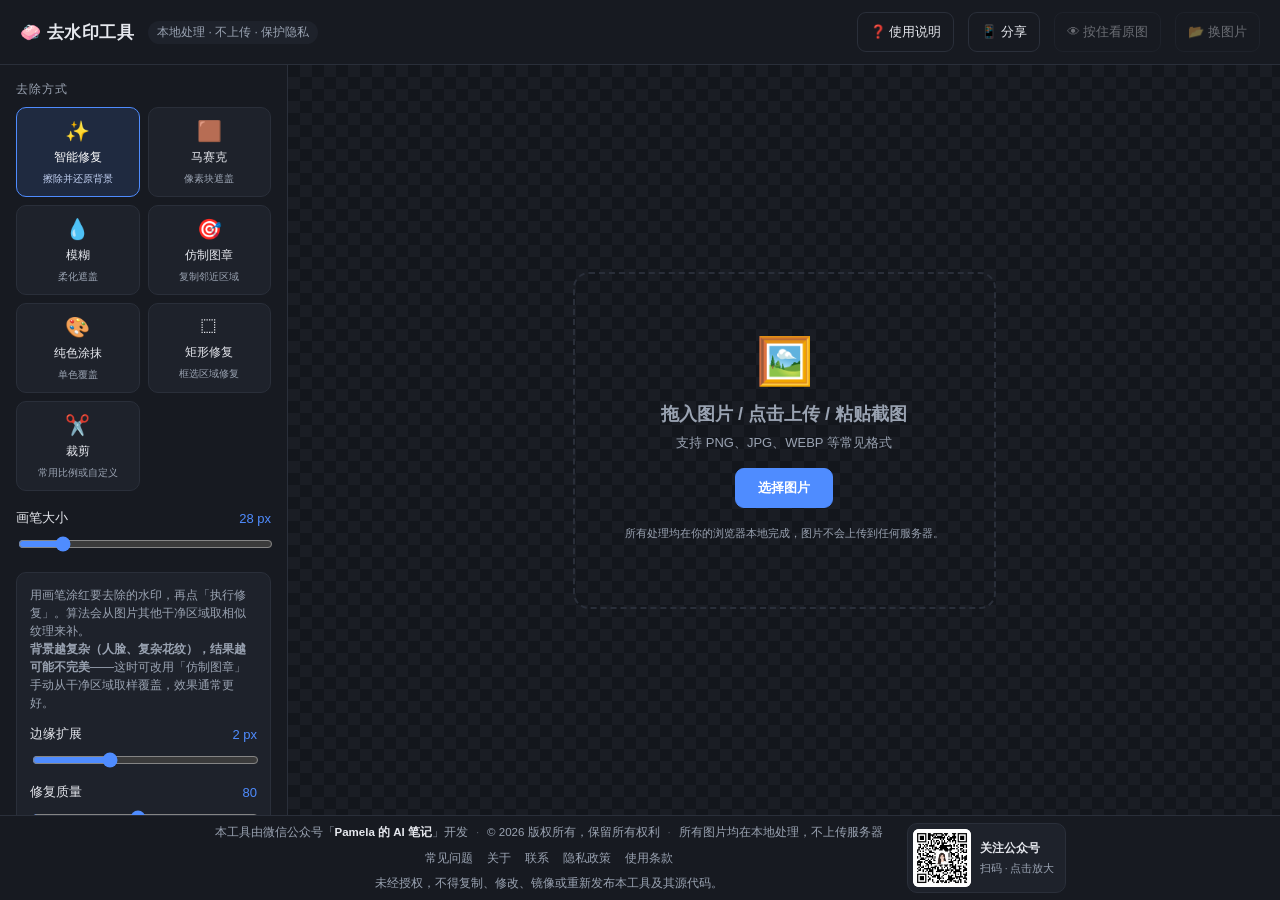
<file: index.html>
<!DOCTYPE html>
<html lang="zh-CN">
<head>
<!-- AdSense site verification (loader only; no ad units) -->
<script async src="https://pagead2.googlesyndication.com/pagead/js/adsbygoogle.js?client=ca-pub-2369079165453367"
     crossorigin="anonymous"></script>
<!-- Google tag (gtag.js) -->
<script async src="https://www.googletagmanager.com/gtag/js?id=G-QK1S0Y1B4C"></script>
<script>
  window.dataLayer = window.dataLayer || [];
  function gtag(){dataLayer.push(arguments);}
  gtag('js', new Date());
  gtag('config', 'G-QK1S0Y1B4C');
</script>
<meta charset="UTF-8">
<meta name="viewport" content="width=device-width, initial-scale=1.0">
<title>去水印工具 · 多功能本地处理</title>
<meta name="description" content="在浏览器本地编辑图片，支持智能修复、仿制图章、马赛克、模糊与裁剪。图片无需上传，处理后可导出 PNG。">
<link rel="canonical" href="https://wmfree.com/">
<style>
  :root{
    --bg:#0f1115; --panel:#171a21; --panel-2:#1e222b; --border:#2a2f3a;
    --text:#e6e8ee; --muted:#9aa3b2; --accent:#4f8cff; --accent-2:#3a6fd6;
    --danger:#ff5c5c; --ok:#3ecf8e; --radius:12px;
  }
  *{box-sizing:border-box;}
  html,body{margin:0;height:100%;}
  body{
    font-family:-apple-system,BlinkMacSystemFont,"Segoe UI","PingFang SC","Microsoft YaHei",sans-serif;
    background:var(--bg); color:var(--text); display:flex; flex-direction:column; height:100vh; overflow:hidden;
  }
  header{
    padding:12px 20px; border-bottom:1px solid var(--border); background:var(--panel);
    display:flex; align-items:center; gap:14px; flex-shrink:0;
  }
  header h1{font-size:17px; margin:0; font-weight:600; letter-spacing:.5px;}
  header .tag{font-size:12px; color:var(--muted); background:var(--panel-2); padding:3px 9px; border-radius:999px;}
  header .spacer{flex:1;}
  .main{display:flex; flex:1; min-height:0;}
  .sidebar{
    width:288px; flex-shrink:0; background:var(--panel); border-right:1px solid var(--border);
    overflow-y:auto; padding:16px; display:flex; flex-direction:column; gap:18px;
  }
  .stage{
    flex:1; min-width:0; display:flex; align-items:safe center; justify-content:safe center;
    background:
      linear-gradient(45deg,#1a1d24 25%,transparent 25%),
      linear-gradient(-45deg,#1a1d24 25%,transparent 25%),
      linear-gradient(45deg,transparent 75%,#1a1d24 75%),
      linear-gradient(-45deg,transparent 75%,#1a1d24 75%);
    background-size:24px 24px; background-position:0 0,0 12px,12px -12px,-12px 0;
    background-color:#13161c; overflow:auto; padding:24px; position:relative;
  }
  .stage.panning{cursor:grabbing;}
  .stage.pan-mode{cursor:grab;}
  .canvas-wrap{position:relative; line-height:0; box-shadow:0 8px 40px rgba(0,0,0,.5); flex-shrink:0;}
  .canvas-wrap canvas{display:block; width:100%; height:100%; touch-action:none;}
  #overlay{position:absolute; top:0; left:0; pointer-events:none;}
  .zoom-bar{
    position:absolute; bottom:16px; right:16px; display:none; gap:2px;
    background:rgba(23,26,33,0.92); border:1px solid var(--border); border-radius:10px;
    padding:4px; backdrop-filter:blur(8px); z-index:15; align-items:center;
    box-shadow:0 6px 20px rgba(0,0,0,.4);
  }
  .zoom-bar.show{display:flex;}
  .zoom-bar button{
    background:transparent; border:none; color:var(--text); padding:6px 11px; cursor:pointer;
    border-radius:6px; font-size:14px; line-height:1; font-family:inherit;
  }
  .zoom-bar button:hover{background:var(--panel-2);}
  .zoom-bar .zoom-label{
    min-width:54px; text-align:center; color:var(--muted); font-size:12px; padding:0 6px;
    font-variant-numeric:tabular-nums; user-select:none;
  }
  .zoom-bar .sep{width:1px; height:18px; background:var(--border); margin:0 2px;}
  .drop-hint{
    text-align:center; color:var(--muted); border:2px dashed var(--border); border-radius:16px;
    padding:60px 50px; max-width:520px; transition:.2s;
  }
  .drop-hint.drag{border-color:var(--accent); background:rgba(79,140,255,.08); color:var(--text);}
  .drop-hint .big{font-size:46px; margin-bottom:14px;}
  .drop-hint h2{margin:0 0 8px; font-size:18px; font-weight:600;}
  .drop-hint p{margin:6px 0; font-size:13px;}
  .section-title{font-size:12px; color:var(--muted); text-transform:uppercase; letter-spacing:1px; margin:0 0 2px;}
  .tools{display:grid; grid-template-columns:1fr 1fr; gap:8px;}
  .tool-btn{
    display:flex; flex-direction:column; align-items:center; gap:6px; padding:11px 6px;
    background:var(--panel-2); border:1px solid var(--border); border-radius:10px; color:var(--text);
    cursor:pointer; font-size:12px; transition:.15s; text-align:center;
  }
  .tool-btn:hover{border-color:var(--accent-2);}
  .tool-btn.active{border-color:var(--accent); background:rgba(79,140,255,.14); color:#fff;}
  .tool-btn .ic{font-size:20px;}
  .tool-btn .desc{font-size:10px; color:var(--muted); line-height:1.3;}
  .tool-btn.active .desc{color:#c5d4f5;}
  .field{display:flex; flex-direction:column; gap:7px;}
  .field label{font-size:13px; color:var(--text); display:flex; justify-content:space-between; align-items:center;}
  .field label .val{color:var(--accent); font-variant-numeric:tabular-nums;}
  input[type=range]{width:100%; accent-color:var(--accent);}
  input[type=color]{width:100%; height:34px; padding:0; border:1px solid var(--border); border-radius:8px; background:var(--panel-2); cursor:pointer;}
  input[type=number]{
    width:100%; min-width:0; height:36px; padding:0 9px; color:var(--text); background:var(--panel);
    border:1px solid var(--border); border-radius:8px; font:inherit; font-size:12px; outline:none;
  }
  input[type=number]:focus{border-color:var(--accent);}
  .btn{
    border:1px solid var(--border); background:var(--panel-2); color:var(--text); padding:10px 12px;
    border-radius:9px; cursor:pointer; font-size:13px; transition:.15s; display:inline-flex;
    align-items:center; justify-content:center; gap:6px; width:100%;
  }
  .btn:hover{border-color:var(--accent-2);}
  .btn:disabled{opacity:.4; cursor:not-allowed;}
  .btn.primary{background:var(--accent); border-color:var(--accent); color:#fff; font-weight:600;}
  .btn.primary:hover{background:var(--accent-2);}
  .btn.ghost{background:transparent;}
  .row{display:flex; gap:8px;}
  .row .btn{width:auto; flex:1;}
  .opts{background:var(--panel-2); border:1px solid var(--border); border-radius:10px; padding:13px; display:flex; flex-direction:column; gap:13px;}
  .opts .hint{font-size:12px; color:var(--muted); line-height:1.5;}
  .seg{display:flex; gap:6px;}
  .seg-btn{flex:1; padding:9px 6px; background:var(--panel); border:1px solid var(--border); border-radius:9px; color:var(--muted); cursor:pointer; font-size:13px; font-family:inherit; transition:.15s;}
  .seg-btn:hover{border-color:var(--accent-2);}
  .seg-btn.active{border-color:var(--accent); background:rgba(79,140,255,.16); color:#fff; font-weight:600;}
  .crop-presets{display:grid; grid-template-columns:repeat(3,1fr); gap:6px;}
  .crop-size-row{display:grid; grid-template-columns:1fr auto 1fr; gap:7px; align-items:center;}
  .crop-size-row span{color:var(--muted); font-size:12px;}
  .crop-status{font-size:12px; color:var(--accent); text-align:center; font-variant-numeric:tabular-nums;}
  .divider{height:1px; background:var(--border); margin:2px 0;}
  .toast{
    position:fixed; left:50%; bottom:28px; transform:translateX(-50%) translateY(20px);
    background:#222732; color:#fff; padding:11px 18px; border-radius:10px; font-size:13px;
    box-shadow:0 8px 30px rgba(0,0,0,.4); opacity:0; pointer-events:none; transition:.25s; z-index:50;
    border:1px solid var(--border);
  }
  .toast.show{opacity:1; transform:translateX(-50%) translateY(0);}
  .busy{
    position:absolute; inset:0; background:rgba(15,17,21,.6); display:none; align-items:center;
    justify-content:center; flex-direction:column; gap:14px; z-index:20; backdrop-filter:blur(2px);
  }
  .busy.show{display:flex;}
  .spinner{width:38px; height:38px; border:3px solid var(--border); border-top-color:var(--accent); border-radius:50%; animation:spin .8s linear infinite;}
  @keyframes spin{to{transform:rotate(360deg);}}
  .footnote{font-size:11px; color:var(--muted); line-height:1.6; margin-top:auto;}
  .site-footer{
    flex-shrink:0; font-size:11.5px; color:var(--muted);
    background:var(--panel); border-top:1px solid var(--border);
    padding:7px 16px; line-height:1.6;
  }
  .site-footer-inner{max-width:1120px; margin:0 auto; display:flex; align-items:center; justify-content:center; gap:24px;}
  .site-footer-copy{text-align:center;}
  .site-footer b{color:var(--text); font-weight:600;}
  .site-footer .sep{margin:0 8px; opacity:.5;}
  .site-footer .copyright-notice{display:block; margin-top:2px;}
  .footer-links{display:flex; flex-wrap:wrap; justify-content:center; align-items:center; gap:0 14px; margin:4px 0;}
  .footer-links a{color:var(--muted); text-decoration:none; padding:3px 0; white-space:nowrap;}
  .footer-links a:hover{color:var(--text); text-decoration:underline; text-underline-offset:3px;}
  .footer-links a:focus-visible{outline:2px solid var(--accent); outline-offset:3px; border-radius:2px;}
  .footer-follow{display:flex; align-items:center; gap:9px; flex-shrink:0; padding:5px 10px 5px 5px; border:1px solid var(--border); border-radius:10px; background:var(--panel-2); color:var(--text); font:inherit; text-align:left; cursor:pointer; transition:border-color .15s,background .15s;}
  .footer-follow:hover,.footer-follow:focus-visible{border-color:var(--accent); background:#252b38; outline:none;}
  .footer-follow img{display:block; width:58px; height:58px; border-radius:6px; background:#fff;}
  .footer-follow strong,.footer-follow small{display:block; white-space:nowrap;}
  .footer-follow strong{font-size:11.5px; font-weight:600;}
  .footer-follow small{margin-top:2px; font-size:10.5px; color:var(--muted);}
  kbd{background:var(--panel-2); border:1px solid var(--border); border-bottom-width:2px; border-radius:5px; padding:1px 6px; font-size:11px; font-family:inherit;}
  ::-webkit-scrollbar{width:10px; height:10px;}
  ::-webkit-scrollbar-thumb{background:#2c313c; border-radius:5px;}
  ::-webkit-scrollbar-track{background:transparent;}
  .modal{position:fixed; inset:0; background:rgba(0,0,0,.6); display:none; align-items:center; justify-content:center; z-index:100; padding:24px; backdrop-filter:blur(3px);}
  .modal.show{display:flex;}
  .modal-box{background:var(--panel); border:1px solid var(--border); border-radius:16px; max-width:680px; width:100%; max-height:86vh; overflow-y:auto; box-shadow:0 20px 70px rgba(0,0,0,.5);}
  .modal-head{display:flex; align-items:center; justify-content:space-between; padding:18px 24px; border-bottom:1px solid var(--border); position:sticky; top:0; background:var(--panel); z-index:1;}
  .modal-head h2{margin:0; font-size:17px;}
  .modal-close{background:none; border:none; color:var(--muted); font-size:24px; cursor:pointer; line-height:1; padding:0 4px;}
  .modal-close:hover{color:var(--text);}
  .modal-body{padding:20px 24px 28px;}
  .modal-body h3{font-size:14px; margin:22px 0 8px; color:var(--accent); display:flex; align-items:center; gap:8px;}
  .modal-body h3:first-child{margin-top:0;}
  .modal-body p, .modal-body li{font-size:13.5px; line-height:1.75; color:var(--text); margin:6px 0;}
  .modal-body ul{margin:6px 0; padding-left:22px;}
  .modal-body .note{background:var(--panel-2); border:1px solid var(--border); border-left:3px solid var(--accent); border-radius:8px; padding:12px 14px; font-size:13px; color:var(--muted); line-height:1.7;}
  .modal-body .tool-row{display:flex; gap:10px; padding:10px 0; border-bottom:1px solid var(--border);}
  .modal-body .tool-row:last-child{border-bottom:none;}
  .modal-body .tool-row .ti{font-size:22px; flex-shrink:0; width:30px; text-align:center;}
  .modal-body .tool-row .tc b{color:var(--text);}
  .modal-body .tool-row .tc{font-size:13px; color:var(--muted); line-height:1.65;}
  .share-platform-field{display:flex; align-items:center; justify-content:center; gap:10px; margin-top:16px; color:var(--muted); font-size:13px;}
  .share-platform-field select{font:inherit; color:var(--text); background:var(--panel-2); border:1px solid var(--border); border-radius:8px; padding:7px 28px 7px 10px; cursor:pointer;}
  .share-grid{display:grid; grid-template-columns:repeat(2,minmax(0,1fr)); gap:12px; margin-top:17px;}
  .share-qr-card{min-width:0; padding:16px 12px 17px; border:1px solid var(--border); border-radius:12px; background:var(--panel-2);}
  .share-qr-card h3{display:block; margin:0 0 4px; color:var(--text); font-size:14px;}
  .share-qr-card p{margin:0 0 12px; color:var(--muted); font-size:12px;}
  .share-qr-card img{display:block; max-width:100%; margin:0 auto;}
  .share-link-row{display:flex; gap:8px; margin-top:17px;}
  .share-link-row input{flex:1; min-width:0; background:var(--panel-2); border:1px solid var(--border); border-radius:8px; color:var(--text); padding:9px 11px; font-size:12px;}
  .share-link-row .btn{width:auto; padding:9px 14px;}
  .follow-intro{margin:0 auto 23px; text-align:center; color:var(--muted); font-size:13px; line-height:1.75; white-space:nowrap;}
  .follow-card{max-width:284px; margin:0 auto; background:var(--panel-2); border:1px solid var(--border); border-radius:13px; padding:19px 16px 17px; text-align:center;}
  .follow-card h3{display:block; margin:0 0 7px; color:var(--text); font-size:14px;}
  .follow-card p{margin:0 0 15px; color:var(--muted); font-size:12px; line-height:1.55;}
  .follow-qr{display:block; width:min(100%,220px); aspect-ratio:1; margin:0 auto; border-radius:11px; object-fit:cover; background:#fff;}
  .follow-note{text-align:center; color:var(--muted); font-size:11.5px; line-height:1.8; margin:22px 0 0;}
  #followModal .modal-body{padding:24px 24px 31px;}
  @media (max-width:780px){
    .main{flex-direction:column;}
    .sidebar{width:100%; max-height:46%; border-right:none; border-bottom:1px solid var(--border); padding:14px; gap:14px;}

    /* 顶部栏：标题/标签在上，4 个操作按钮自动换行平铺成 2×2 大方块，便于触屏点击 */
    header{padding:10px 14px; gap:8px; flex-wrap:wrap;}
    header h1{font-size:16px;}
    header .tag{font-size:11px; padding:3px 8px;}
    header .btn{flex:1 1 40%; width:auto; min-width:0; padding:10px 6px; font-size:13px; white-space:nowrap;}

    .stage{padding:14px;}
    .drop-hint{padding:42px 26px;}
    .drop-hint .big{font-size:40px;}
    .site-footer{font-size:10.5px; padding:6px 10px;}
    .site-footer-inner{gap:10px;}
    .site-footer-copy{flex:1;}
    .site-footer .sep{margin:0 5px;}
    .footer-follow{padding:3px;}
    .footer-follow img{width:48px; height:48px;}
    .footer-follow span{display:none;}
    .follow-intro{margin-bottom:18px; white-space:normal;}
    .follow-card{padding:14px 11px;}
    .follow-card h3{font-size:13px;}
    .follow-card p{font-size:11px; margin-bottom:11px;}
    .follow-note{margin-top:18px;}
    #followModal .modal-body{padding:20px 14px 25px;}
  }
  @media (max-width:460px){
    header h1{font-size:15px; letter-spacing:0;}
    header .tag{font-size:10.5px; padding:2px 7px;}
    header .btn{font-size:12.5px; padding:10px 4px; gap:4px;}
    .tool-btn{padding:10px 4px;}
    .tool-btn .ic{font-size:19px;}
    .share-grid{grid-template-columns:1fr;}
    .share-qr-card{padding:13px 12px;}
  }
</style>
</head>
<body>
<header>
  <h1>🧼 去水印工具</h1>
  <span class="tag">本地处理 · 不上传 · 保护隐私</span>
  <div class="spacer"></div>
  <button class="btn ghost" id="helpBtn" style="width:auto">❓ 使用说明</button>
  <button class="btn ghost" id="shareBtn" style="width:auto">📱 分享</button>
  <button class="btn ghost" id="compareBtn" style="width:auto" disabled>👁 按住看原图</button>
  <button class="btn ghost" id="newBtn" style="width:auto" disabled>📂 换图片</button>
</header>

<div class="main">
  <aside class="sidebar">
    <div class="field">
      <p class="section-title">去除方式</p>
      <div class="tools" id="tools">
        <button class="tool-btn active" data-tool="inpaint">
          <span class="ic">✨</span><span>智能修复</span>
          <span class="desc">擦除并还原背景</span>
        </button>
        <button class="tool-btn" data-tool="mosaic">
          <span class="ic">🟫</span><span>马赛克</span>
          <span class="desc">像素块遮盖</span>
        </button>
        <button class="tool-btn" data-tool="blur">
          <span class="ic">💧</span><span>模糊</span>
          <span class="desc">柔化遮盖</span>
        </button>
        <button class="tool-btn" data-tool="clone">
          <span class="ic">🎯</span><span>仿制图章</span>
          <span class="desc">复制邻近区域</span>
        </button>
        <button class="tool-btn" data-tool="solid">
          <span class="ic">🎨</span><span>纯色涂抹</span>
          <span class="desc">单色覆盖</span>
        </button>
        <button class="tool-btn" data-tool="rect">
          <span class="ic">⬚</span><span>矩形修复</span>
          <span class="desc">框选区域修复</span>
        </button>
        <button class="tool-btn" data-tool="crop">
          <span class="ic">✂️</span><span>裁剪</span>
          <span class="desc">常用比例或自定义</span>
        </button>
      </div>
    </div>

    <div class="field" id="brushField">
      <label>画笔大小 <span class="val" id="brushVal">28 px</span></label>
      <input type="range" id="brushSize" min="4" max="160" value="28">
    </div>

    <!-- 工具专属选项 -->
    <div class="opts" id="opts"></div>

    <div class="divider"></div>

    <div class="row">
      <button class="btn" id="undoBtn" disabled>↶ 撤销</button>
      <button class="btn" id="redoBtn" disabled>↷ 重做</button>
    </div>
    <button class="btn ghost" id="resetBtn" disabled>⟲ 复位到原图</button>
    <button class="btn primary" id="downloadBtn" disabled>⬇ 下载结果</button>

    <p class="footnote">
      操作提示：选择方式后在图片上涂抹处理。<br>
      仿制图章：按住 <kbd>Alt</kbd> 点击设置取样点。<br>
      缩放：右下角按钮、<kbd>Ctrl</kbd>+滚轮 或 <kbd>+</kbd>/<kbd>-</kbd>；<kbd>Ctrl</kbd>+<kbd>0</kbd> 适应。<br>
      平移：按住<kbd>空格</kbd>拖拽，或中键拖拽。<br>
      快捷键：<kbd>Ctrl</kbd>+<kbd>Z</kbd> 撤销 · <kbd>Ctrl</kbd>+<kbd>V</kbd> 粘贴图片。
    </p>
  </aside>

  <div class="stage" id="stage">
    <div class="drop-hint" id="dropHint">
      <div class="big">🖼️</div>
      <h2>拖入图片 / 点击上传 / 粘贴截图</h2>
      <p>支持 PNG、JPG、WEBP 等常见格式</p>
      <p style="margin-top:16px;"><button class="btn primary" id="uploadBtn" style="width:auto; padding:10px 22px;">选择图片</button></p>
      <p style="font-size:11px; margin-top:18px;">所有处理均在你的浏览器本地完成，图片不会上传到任何服务器。</p>
    </div>
    <div class="canvas-wrap" id="canvasWrap" style="display:none;">
      <canvas id="canvas"></canvas>
      <canvas id="overlay"></canvas>
      <div class="busy" id="busy"><div class="spinner"></div><div id="busyText">处理中…</div></div>
    </div>
    <div class="zoom-bar" id="zoomBar">
      <button id="zoomOutBtn" title="缩小 (Ctrl/⌘+滚轮)">−</button>
      <span class="zoom-label" id="zoomLabel">100%</span>
      <button id="zoomInBtn" title="放大 (Ctrl/⌘+滚轮)">+</button>
      <div class="sep"></div>
      <button id="zoomFitBtn" title="适应屏幕">适应</button>
      <button id="zoom100Btn" title="原始大小 1:1">1:1</button>
    </div>
  </div>
</div>

<footer class="site-footer">
  <div class="site-footer-inner">
    <div class="site-footer-copy">
      本工具由微信公众号「<b>Pamela 的 AI 笔记</b>」开发<span class="sep">·</span>© 2026 版权所有，保留所有权利<span class="sep">·</span>所有图片均在本地处理，不上传服务器
      <nav class="footer-links" aria-label="网站信息">
        <a href="faq.html">常见问题</a>
        <a href="about.html">关于</a>
        <a href="contact.html">联系</a>
        <a href="privacy.html">隐私政策</a>
        <a href="terms.html">使用条款</a>
      </nav>
      <span class="copyright-notice">未经授权，不得复制、修改、镜像或重新发布本工具及其源代码。</span>
    </div>
    <button type="button" class="footer-follow" id="footerFollowBtn" aria-label="查看 Pamela 的 AI 笔记公众号二维码">
      <img src="assets/wechat-follow-qr.jpg" alt="">
      <span><strong>关注公众号</strong><small>扫码 · 点击放大</small></span>
    </button>
  </div>
</footer>

<input type="file" id="fileInput" accept="image/*" style="display:none;">
<div class="toast" id="toast"></div>

<!-- 使用说明弹窗 -->
<div class="modal" id="helpModal">
  <div class="modal-box">
    <div class="modal-head">
      <h2>📖 使用说明</h2>
      <button class="modal-close" id="helpClose" title="关闭">×</button>
    </div>
    <div class="modal-body">
      <div class="note">
        🔒 <b>隐私安全</b>：本工具所有图片处理都在你自己的浏览器里完成，图片<b>不会上传</b>到任何服务器，可放心处理内部素材，断网也能正常使用。为了解使用情况，本页仅发送不包含图片内容、文件名或输入数据的访问与功能使用事件。
      </div>

      <h3>① 三步上手</h3>
      <ul>
        <li><b>导入图片</b>：把图片拖进页面 / 点「选择图片」/ 直接 <kbd>Ctrl</kbd>+<kbd>V</kbd> 粘贴截图。</li>
        <li><b>选方式 + 涂抹</b>：在左侧选一种去除方式，调好画笔大小，在图片上涂抹水印处。</li>
        <li><b>下载</b>：满意后点「⬇ 下载结果」导出 PNG。</li>
      </ul>

      <h3>② 六种去除方式怎么选</h3>
      <div class="tool-row"><div class="ti">✨</div><div class="tc"><b>智能修复</b>（最常用）—— 用画笔把水印涂红，再点「执行修复」，算法会参考四周像素<b>还原背景</b>。最适合：透明 LOGO、文字水印，且背景比较干净或是渐变/纯色。</div></div>
      <div class="tool-row"><div class="ti">⬚</div><div class="tc"><b>矩形修复</b> —— 直接拖拽框选一块矩形区域，松手自动还原。适合边角的方块台标。</div></div>
      <div class="tool-row"><div class="ti">🎯</div><div class="tc"><b>仿制图章</b> —— 先按住 <kbd>Alt</kbd> 点一下干净区域设为「取样点」（绿色十字），再涂抹水印，会把取样区纹理复制过去。<b>背景复杂（人脸、花纹）时比智能修复更好用。</b></div></div>
      <div class="tool-row"><div class="ti">🟫</div><div class="tc"><b>马赛克</b> —— 涂抹处变成像素块遮盖。支持<b>「涂抹」</b>逐处处理，也支持<b>「框选」</b>一次覆盖整块区域。</div></div>
      <div class="tool-row"><div class="ti">💧</div><div class="tc"><b>模糊</b> —— 涂抹处柔化遮盖，比马赛克自然。支持两种方式：<b>「涂抹」</b>用画笔逐处糊；<b>「框选」</b>拖拽一个矩形，松手后整块一次性模糊，<b>大片要打码的区域用框选更快</b>。</div></div>
      <div class="tool-row"><div class="ti">🎨</div><div class="tc"><b>纯色涂抹</b> —— 用选定的单一颜色直接盖掉。</div></div>
      <div class="tool-row"><div class="ti">✂️</div><div class="tc"><b>裁剪</b> —— 可选自由、1:1、4:3、3:4、16:9、9:16 常用比例，也可以直接拖拽自定义选区，或输入精确的像素宽高。选区可以移动，并可拖动四角继续调整。</div></div>

      <h3>③ 实用技巧</h3>
      <ul>
        <li><b>缩放查看细节</b>：用右下角缩放栏，或 <kbd>Ctrl</kbd>+滚轮在光标位置缩放。图大、水印小看不清时尤其有用，<kbd>Ctrl</kbd>+<kbd>0</kbd> 一键适应屏幕。</li>
        <li><b>平移画面</b>：放大后按住 <kbd>空格</kbd>拖拽（或鼠标中键拖拽）移动画面。</li>
        <li><b>画笔大小</b>：拖滑块，或用 <kbd>[</kbd> / <kbd>]</kbd> 快速增减。</li>
        <li><b>智能修复</b>涂抹要盖住水印的<b>全部边缘</b>，可适当多涂一点；「边缘扩展」参数能自动外扩覆盖锯齿。</li>
        <li><b>撤销/重做</b>：<kbd>Ctrl</kbd>+<kbd>Z</kbd> / <kbd>Ctrl</kbd>+<kbd>Shift</kbd>+<kbd>Z</kbd>，或点左侧按钮。</li>
        <li><b>对比效果</b>：按住右上角「👁 按住看原图」即可看修复前后对比。</li>
        <li><b>复位</b>：点「⟲ 复位到原图」可一键回到最初状态。</li>
      </ul>

      <h3>④ 效果说明</h3>
      <p class="note">智能修复用的是「调和扩散」算法：背景越平整/规则，还原越自然；若水印压在复杂纹理上，纯算法会有点糊，这时改用<b>仿制图章</b>从相邻相似区域复制覆盖通常更好。</p>
    </div>
  </div>
</div>

<!-- 分享弹窗 -->
<div class="modal" id="shareModal">
  <div class="modal-box" style="max-width:590px;">
    <div class="modal-head">
      <h2>📱 分享此工具</h2>
      <button class="modal-close" id="shareClose" title="关闭">×</button>
    </div>
    <div class="modal-body" style="text-align:center;">
      <p style="color:var(--muted); font-size:13px; margin-top:0;">分享工具，也欢迎关注「Pamela 的 AI 笔记」</p>
      <div class="share-platform-field">
        <label for="sharePlatform">分享到</label>
        <select id="sharePlatform">
          <option value="wechat">微信</option>
          <option value="x">X</option>
          <option value="xiaohongshu">小红书</option>
        </select>
      </div>
      <div class="share-grid">
        <section class="share-qr-card">
          <h3>分享网页</h3>
          <p>扫码打开工具 · 无需下载</p>
      <img id="shareQr" src="[data-uri]" alt="微信分享链接二维码" style="width:220px; height:220px; background:#fff; padding:10px; border-radius:12px; image-rendering:pixelated;">
        </section>
        <section class="share-qr-card">
          <h3>关注公众号</h3>
          <p>微信扫码关注 · 获取更多实用工具</p>
          <img src="assets/wechat-follow-qr.jpg" alt="Pamela 的 AI 笔记微信公众号二维码" width="220" height="220" style="background:#fff; padding:10px; border-radius:12px;">
        </section>
      </div>
      <div class="share-link-row">
        <input id="shareUrl" readonly value="https://wmfree.com/?utm_source=wechat&amp;utm_medium=article"
          aria-label="分享链接">
        <button class="btn" id="copyUrl">复制链接</button>
      </div>
      <p style="color:var(--muted); font-size:12px; margin-top:16px; line-height:1.6;">
        图片仍只在各自的浏览器本地处理，不会上传。
      </p>
    </div>
  </div>
</div>

<!-- 首次完成后的公众号关注引导弹窗 -->
<div class="modal" id="followModal" role="dialog" aria-modal="true" aria-labelledby="followTitle">
  <div class="modal-box" style="max-width:430px;">
    <div class="modal-head">
      <h2 id="followTitle">🎉 处理完成</h2>
      <button class="modal-close" id="followClose" title="关闭" aria-label="关闭">×</button>
    </div>
    <div class="modal-body">
      <p class="follow-intro" id="followIntro">觉得好用，欢迎关注公众号，获取更多实用 AI 工具和方法。</p>
      <section class="follow-card">
        <h3>关注公众号</h3>
        <p>微信扫码关注「Pamela 的 AI 笔记」</p>
        <img class="follow-qr" src="assets/wechat-follow-qr.jpg" alt="Pamela 的 AI 笔记微信公众号二维码">
      </section>
      <p class="follow-note">感谢你的关注；图片仍只在你的浏览器本地处理。</p>
    </div>
  </div>
</div>

<script>
"use strict";
(function(){
  // ---------- DOM ----------
  const stage=document.getElementById('stage');
  const dropHint=document.getElementById('dropHint');
  const canvasWrap=document.getElementById('canvasWrap');
  const canvas=document.getElementById('canvas');
  const overlay=document.getElementById('overlay');
  const ctx=canvas.getContext('2d',{willReadFrequently:true});
  const octx=overlay.getContext('2d');
  const fileInput=document.getElementById('fileInput');
  const optsEl=document.getElementById('opts');
  const toastEl=document.getElementById('toast');
  const busy=document.getElementById('busy');
  const busyText=document.getElementById('busyText');
  const brushRange=document.getElementById('brushSize');
  const brushVal=document.getElementById('brushVal');
  const brushField=document.getElementById('brushField');
  const zoomBar=document.getElementById('zoomBar');
  const zoomLabel=document.getElementById('zoomLabel');

  // offscreen mask canvas (for inpaint selection)
  const maskCanvas=document.createElement('canvas');
  const mctx=maskCanvas.getContext('2d',{willReadFrequently:true});

  // ---------- state ----------
  let cw=0, ch=0;                 // image pixel size
  let currentTool='inpaint';
  let brush=28;
  let originalData=null;          // ImageData of loaded image
  let history=[], redoStack=[];
  const HISTORY_MAX=20;
  // drawing
  let drawing=false, lastX=0, lastY=0;
  let snapshot=null;              // Uint8ClampedArray at stroke start
  let sourceBuffer=null;         // precomputed effect buffer for current stroke
  let working=null;              // ImageData being modified live
  let dirty=null;                // dirty bbox
  let cloneSource=null;          // {x,y} for clone stamp
  let cloneOffset=null;          // {dx,dy} active during clone stroke
  // rect tool
  let rectStart=null;
  let mosaicMode='brush';          // 马赛克工具：'brush' 涂抹 | 'rect' 框选
  let blurMode='brush';            // 模糊工具：'brush' 涂抹 | 'rect' 框选
  // crop tool
  let cropSelection=null;          // {x,y,w,h} in image pixels
  let cropRatio=0;                 // 0 = free, otherwise width / height
  let cropDragMode=null;           // new | move | nw | ne | sw | se
  let cropDragStart=null;
  let cropDragOrigin=null;
  // options values
  let opt={ mosaicBlock:14, blurRadius:8, solidColor:'#ffffff', inpaintRadius:2, inpaintQuality:80 };
  // zoom & pan
  let zoomLevel=1.0;              // 1.0 = 适应屏幕
  let fitBaseW=0, fitBaseH=0;     // 适应屏幕时的 CSS 像素大小
  let panMode=false;              // 空格按住进入平移模式
  let panning=false, panStartX=0, panStartY=0, panScrollL=0, panScrollT=0;

  // ---------- helpers ----------
  function toast(msg){
    toastEl.textContent=msg; toastEl.classList.add('show');
    clearTimeout(toast._t); toast._t=setTimeout(()=>toastEl.classList.remove('show'),2200);
  }
  function trackEvent(name,params){
    if(typeof window.gtag==='function') window.gtag('event',name,params||{});
  }
  function showBusy(t){ busyText.textContent=t||'处理中…'; busy.classList.add('show'); }
  function hideBusy(){ busy.classList.remove('show'); }
  const clamp=(v,a,b)=>v<a?a:(v>b?b:v);

  // ---------- zoom & pan ----------
  function computeFitSize(){
    // 让图片适应 stage 的可视区，留 24px padding × 2
    const sw=Math.max(50, stage.clientWidth-48);
    const sh=Math.max(50, stage.clientHeight-48);
    if(!cw||!ch){ fitBaseW=sw; fitBaseH=sh; return; }
    const s=Math.min(sw/cw, sh/ch);
    fitBaseW=Math.max(1,Math.round(cw*s));
    fitBaseH=Math.max(1,Math.round(ch*s));
  }
  function applyZoom(){
    if(!cw||!ch) return;
    const w=Math.round(fitBaseW*zoomLevel);
    const h=Math.round(fitBaseH*zoomLevel);
    canvasWrap.style.width=w+'px';
    canvasWrap.style.height=h+'px';
    const pct=Math.round((w/cw)*100);
    zoomLabel.textContent=pct+'%';
  }
  function setZoom(newZoom, focusClientX, focusClientY){
    newZoom=Math.max(0.1, Math.min(16, newZoom));
    // 计算缩放前光标在 canvasWrap 内的相对位置（保持其在缩放后仍贴在光标下）
    let fracX=0.5, fracY=0.5;
    if(focusClientX!=null){
      const r=canvasWrap.getBoundingClientRect();
      if(r.width>0&&r.height>0){
        fracX=clamp((focusClientX-r.left)/r.width, 0, 1);
        fracY=clamp((focusClientY-r.top)/r.height, 0, 1);
      }
    }
    zoomLevel=newZoom;
    applyZoom();
    if(focusClientX!=null){
      // 调整 stage 滚动，使光标依然指向原图同一点
      const nr=canvasWrap.getBoundingClientRect();
      const targetWrapX=fracX*nr.width;
      const targetWrapY=fracY*nr.height;
      const curCursorInWrapX=focusClientX-nr.left;
      const curCursorInWrapY=focusClientY-nr.top;
      stage.scrollLeft += (targetWrapX-curCursorInWrapX);
      stage.scrollTop  += (targetWrapY-curCursorInWrapY);
    }
  }
  function zoomFit(){ computeFitSize(); zoomLevel=1.0; applyZoom(); }
  function zoom100(){ if(!cw) return; computeFitSize(); zoomLevel=cw/fitBaseW; applyZoom(); }

  // ---------- load image ----------
  function loadImageFromSrc(src){
    const img=new Image();
    img.onload=()=>{
      let w=img.naturalWidth, h=img.naturalHeight;
      const MAX=3200; // cap to keep performance/memory sane
      let scaled=false;
      if(Math.max(w,h)>MAX){ const r=MAX/Math.max(w,h); w=Math.round(w*r); h=Math.round(h*r); scaled=true; }
      cw=w; ch=h;
      canvas.width=w; canvas.height=h;
      overlay.width=w; overlay.height=h;
      maskCanvas.width=w; maskCanvas.height=h;
      ctx.clearRect(0,0,w,h);
      ctx.drawImage(img,0,0,w,h);
      originalData=ctx.getImageData(0,0,w,h);
      cropSelection=null;
      history=[]; redoStack=[];
      pushHistory();
      mctx.clearRect(0,0,w,h);
      octx.clearRect(0,0,w,h);
      dropHint.style.display='none';
      canvasWrap.style.display='block';
      zoomBar.classList.add('show');
      zoomFit();
      enableControls(true);
      updateHistoryButtons();
      if(currentTool==='crop'){
        if(cropRatio>0) setCenteredCrop(cropRatio);
        renderOptions(); renderOverlay();
      }
      trackEvent('image_loaded');
      toast(scaled?`图片较大，已缩放至 ${w}×${h} 以保证流畅`:`已载入 ${w}×${h}`);
    };
    img.onerror=()=>toast('图片载入失败，请换一张试试');
    img.src=src;
  }
  function handleFile(file){
    if(!file||!file.type.startsWith('image/')){ toast('请选择图片文件'); return; }
    const r=new FileReader();
    r.onload=e=>loadImageFromSrc(e.target.result);
    r.readAsDataURL(file);
  }

  // ---------- history ----------
  function pushHistory(){
    try{
      history.push(ctx.getImageData(0,0,cw,ch));
      if(history.length>HISTORY_MAX) history.shift();
      redoStack=[];
      updateHistoryButtons();
    }catch(e){ console.error(e); }
  }
  function putImageState(data, fitOnResize){
    const sizeChanged=cw!==data.width||ch!==data.height;
    if(sizeChanged){
      cw=data.width; ch=data.height;
      canvas.width=cw; canvas.height=ch;
      overlay.width=cw; overlay.height=ch;
      maskCanvas.width=cw; maskCanvas.height=ch;
    }
    ctx.putImageData(data,0,0);
    if(sizeChanged&&fitOnResize) zoomFit();
    return sizeChanged;
  }
  function restore(data){
    putImageState(data,true);
    mctx.clearRect(0,0,cw,ch);
    cropSelection=null; rectStart=null; cloneSource=null;
    if(currentTool==='crop') renderOptions();
    renderOverlay();
  }
  function undo(){
    if(history.length<=1) return;
    redoStack.push(history.pop());
    restore(history[history.length-1]);
    updateHistoryButtons();
  }
  function redo(){
    if(!redoStack.length) return;
    const d=redoStack.pop(); history.push(d); restore(d);
    updateHistoryButtons();
  }
  function updateHistoryButtons(){
    document.getElementById('undoBtn').disabled=history.length<=1;
    document.getElementById('redoBtn').disabled=redoStack.length===0;
  }
  function enableControls(on){
    ['downloadBtn','resetBtn','compareBtn','newBtn'].forEach(id=>document.getElementById(id).disabled=!on);
  }

  // ---------- coordinate mapping ----------
  function getPos(e){
    const rect=canvas.getBoundingClientRect();
    const sx=canvas.width/rect.width, sy=canvas.height/rect.height;
    const cx=(e.clientX-rect.left)*sx, cy=(e.clientY-rect.top)*sy;
    return {x:clamp(cx,0,cw-1), y:clamp(cy,0,ch-1)};
  }

  // ---------- crop helpers ----------
  function makeCropRect(anchor,pos,ratio){
    const dx=pos.x-anchor.x, dy=pos.y-anchor.y;
    let w=Math.abs(dx), h=Math.abs(dy);
    if(ratio>0){
      if(h<0.5) h=w/ratio;
      else if(w<0.5) w=h*ratio;
      else if(w/h>ratio) w=h*ratio;
      else h=w/ratio;
    }
    const sx=dx<0?-1:1, sy=dy<0?-1:1;
    const maxW=sx>0?cw-anchor.x:anchor.x;
    const maxH=sy>0?ch-anchor.y:anchor.y;
    if(ratio>0){
      w=Math.min(w,maxW,maxH*ratio);
      h=w/ratio;
    }else{
      w=Math.min(w,maxW); h=Math.min(h,maxH);
    }
    return {x:sx>0?anchor.x:anchor.x-w, y:sy>0?anchor.y:anchor.y-h, w, h};
  }
  function setCenteredCrop(ratio,width,height){
    if(!cw) return;
    let w, h;
    if(width&&height){
      w=clamp(Math.round(width),1,cw); h=clamp(Math.round(height),1,ch);
    }else{
      w=cw*.9; h=ch*.9;
      if(ratio>0){
        if(w/h>ratio) w=h*ratio;
        else h=w/ratio;
      }
    }
    cropSelection={x:(cw-w)/2,y:(ch-h)/2,w,h};
    updateCropControls(); renderOverlay();
  }
  function cropHandleTolerance(){
    const r=canvas.getBoundingClientRect();
    return Math.max(5,12*cw/Math.max(1,r.width));
  }
  function getCropHit(pos){
    if(!cropSelection) return 'new';
    const s=cropSelection, t=cropHandleTolerance();
    const corners={nw:[s.x,s.y],ne:[s.x+s.w,s.y],sw:[s.x,s.y+s.h],se:[s.x+s.w,s.y+s.h]};
    for(const [name,p] of Object.entries(corners)){
      if(Math.hypot(pos.x-p[0],pos.y-p[1])<=t) return name;
    }
    if(pos.x>=s.x&&pos.x<=s.x+s.w&&pos.y>=s.y&&pos.y<=s.y+s.h) return 'move';
    return 'new';
  }
  function updateCropCursor(pos){
    if(currentTool!=='crop'){ canvasWrap.style.cursor=''; return; }
    const hit=getCropHit(pos);
    const cursors={move:'move',nw:'nwse-resize',se:'nwse-resize',ne:'nesw-resize',sw:'nesw-resize',new:'crosshair'};
    canvasWrap.style.cursor=cursors[hit]||'crosshair';
  }
  function startCrop(pos){
    drawing=true; cropDragMode=getCropHit(pos); cropDragStart={...pos};
    cropDragOrigin=cropSelection?{...cropSelection}:null;
    if(cropDragMode==='new') cropSelection={x:pos.x,y:pos.y,w:0,h:0};
  }
  function moveCrop(pos){
    if(cropDragMode==='move'&&cropDragOrigin){
      const dx=pos.x-cropDragStart.x, dy=pos.y-cropDragStart.y;
      cropSelection={...cropDragOrigin,
        x:clamp(cropDragOrigin.x+dx,0,cw-cropDragOrigin.w),
        y:clamp(cropDragOrigin.y+dy,0,ch-cropDragOrigin.h)};
    }else if(cropDragMode==='new'){
      cropSelection=makeCropRect(cropDragStart,pos,cropRatio);
    }else if(cropDragOrigin){
      const s=cropDragOrigin;
      const anchors={nw:{x:s.x+s.w,y:s.y+s.h},ne:{x:s.x,y:s.y+s.h},sw:{x:s.x+s.w,y:s.y},se:{x:s.x,y:s.y}};
      cropSelection=makeCropRect(anchors[cropDragMode],pos,cropRatio);
    }
    updateCropControls(); renderOverlay();
  }
  function updateCropControls(){
    const widthEl=document.getElementById('cropWidth');
    const heightEl=document.getElementById('cropHeight');
    const status=document.getElementById('cropStatus');
    const apply=document.getElementById('applyCrop');
    if(!widthEl||!heightEl) return;
    const w=cropSelection?Math.max(1,Math.round(cropSelection.w)):cw;
    const h=cropSelection?Math.max(1,Math.round(cropSelection.h)):ch;
    widthEl.value=w||''; heightEl.value=h||'';
    if(status) status.textContent=cropSelection&&cropSelection.w>=2&&cropSelection.h>=2?`当前选区：${w} × ${h} px`:'请在图片上拖拽框选裁剪区域';
    if(apply) apply.disabled=!(cropSelection&&cropSelection.w>=2&&cropSelection.h>=2);
  }
  function applyCustomCropSize(){
    if(!cw){ toast('请先载入图片'); return; }
    const w=parseInt(document.getElementById('cropWidth')?.value,10);
    const h=parseInt(document.getElementById('cropHeight')?.value,10);
    if(!Number.isFinite(w)||!Number.isFinite(h)||w<1||h<1){ toast('请输入有效的宽度和高度'); return; }
    cropRatio=0;
    const width=Math.min(w,cw), height=Math.min(h,ch);
    const center=cropSelection?{x:cropSelection.x+cropSelection.w/2,y:cropSelection.y+cropSelection.h/2}:{x:cw/2,y:ch/2};
    cropSelection={x:clamp(center.x-width/2,0,cw-width),y:clamp(center.y-height/2,0,ch-height),w:width,h:height};
    renderOptions(); renderOverlay();
    if(w>cw||h>ch) toast(`选区已限制在原图 ${cw}×${ch} px 内`);
  }
  function applyCrop(){
    if(!cropSelection||cropSelection.w<2||cropSelection.h<2){ toast('请先框选裁剪区域'); return; }
    const x=clamp(Math.round(cropSelection.x),0,cw-1);
    const y=clamp(Math.round(cropSelection.y),0,ch-1);
    const w=Math.max(1,Math.min(cw-x,Math.round(cropSelection.w)));
    const h=Math.max(1,Math.min(ch-y,Math.round(cropSelection.h)));
    if(x===0&&y===0&&w===cw&&h===ch){ toast('当前选区与原图相同'); return; }
    const cropped=ctx.getImageData(x,y,w,h);
    putImageState(cropped,true);
    cropSelection=null; cropDragMode=null; cropDragOrigin=null;
    pushHistory(); renderOptions(); renderOverlay();
    trackEvent('crop_applied');
    toast(`裁剪完成：${w} × ${h} px`);
  }

  // ---------- overlay (mask + cursor) ----------
  let cursorPos=null;
  function renderOverlay(){
    octx.clearRect(0,0,cw,ch);
    const rectMode = currentTool==='rect' || currentTool==='crop' ||
      (currentTool==='mosaic' && mosaicMode==='rect') || (currentTool==='blur' && blurMode==='rect');
    // mask
    if(currentTool!=='crop') octx.drawImage(maskCanvas,0,0);
    // rect preview
    if(rectMode && rectStart && cursorPos){
      const x=Math.min(rectStart.x,cursorPos.x), y=Math.min(rectStart.y,cursorPos.y);
      const w=Math.abs(cursorPos.x-rectStart.x), h=Math.abs(cursorPos.y-rectStart.y);
      octx.fillStyle='rgba(79,140,255,.25)'; octx.fillRect(x,y,w,h);
      octx.strokeStyle='#4f8cff'; octx.lineWidth=Math.max(1,2*(cw/canvas.getBoundingClientRect().width)); octx.strokeRect(x,y,w,h);
    }
    // crop selection
    if(currentTool==='crop'&&cropSelection&&cropSelection.w>0&&cropSelection.h>0){
      const s=cropSelection;
      const scale=cw/Math.max(1,canvas.getBoundingClientRect().width);
      const right=s.x+s.w, bottom=s.y+s.h;
      octx.fillStyle='rgba(0,0,0,.55)';
      octx.fillRect(0,0,cw,s.y); octx.fillRect(0,bottom,cw,ch-bottom);
      octx.fillRect(0,s.y,s.x,s.h); octx.fillRect(right,s.y,cw-right,s.h);
      octx.strokeStyle='#fff'; octx.lineWidth=Math.max(1,1.5*scale); octx.setLineDash([]);
      octx.strokeRect(s.x,s.y,s.w,s.h);
      octx.strokeStyle='rgba(255,255,255,.55)'; octx.lineWidth=Math.max(1,scale); octx.setLineDash([5*scale,5*scale]);
      for(let i=1;i<3;i++){
        octx.beginPath(); octx.moveTo(s.x+s.w*i/3,s.y); octx.lineTo(s.x+s.w*i/3,bottom); octx.stroke();
        octx.beginPath(); octx.moveTo(s.x,s.y+s.h*i/3); octx.lineTo(right,s.y+s.h*i/3); octx.stroke();
      }
      octx.setLineDash([]);
      const hs=8*scale;
      octx.fillStyle='#fff'; octx.strokeStyle='#4f8cff'; octx.lineWidth=Math.max(1,scale);
      [[s.x,s.y],[right,s.y],[s.x,bottom],[right,bottom]].forEach(([x,y])=>{
        octx.fillRect(x-hs/2,y-hs/2,hs,hs); octx.strokeRect(x-hs/2,y-hs/2,hs,hs);
      });
      const label=`${Math.max(1,Math.round(s.w))} × ${Math.max(1,Math.round(s.h))}`;
      octx.font=`${12*scale}px sans-serif`;
      const tw=octx.measureText(label).width, pad=5*scale, lh=22*scale;
      const lx=clamp(s.x+6*scale,0,Math.max(0,cw-tw-pad*2));
      const ly=s.y+lh<bottom?s.y+4*scale:Math.max(0,s.y-lh);
      octx.fillStyle='rgba(23,26,33,.88)'; octx.fillRect(lx,ly,tw+pad*2,lh);
      octx.fillStyle='#fff'; octx.textBaseline='middle'; octx.fillText(label,lx+pad,ly+lh/2);
    }
    // clone source marker
    if(currentTool==='clone' && cloneSource){
      const r=brush/2;
      octx.strokeStyle='#3ecf8e'; octx.lineWidth=2*(cw/canvas.getBoundingClientRect().width);
      octx.beginPath(); octx.moveTo(cloneSource.x-8,cloneSource.y); octx.lineTo(cloneSource.x+8,cloneSource.y);
      octx.moveTo(cloneSource.x,cloneSource.y-8); octx.lineTo(cloneSource.x,cloneSource.y+8); octx.stroke();
      octx.beginPath(); octx.arc(cloneSource.x,cloneSource.y,r,0,7); octx.stroke();
    }
    // cursor circle
    if(cursorPos && !rectMode){
      const r=brush/2;
      octx.beginPath(); octx.arc(cursorPos.x,cursorPos.y,r,0,Math.PI*2);
      octx.strokeStyle='rgba(255,255,255,.9)'; octx.lineWidth=1.5*(cw/Math.max(1,canvas.getBoundingClientRect().width)); octx.stroke();
      octx.strokeStyle='rgba(0,0,0,.6)'; octx.lineWidth=0.8*(cw/Math.max(1,canvas.getBoundingClientRect().width)); octx.stroke();
    }
  }

  // ---------- effect buffers ----------
  function boxBlur(src,w,h,r){
    // separable box blur, returns new Uint8ClampedArray
    const tmp=new Uint8ClampedArray(src.length);
    const out=new Uint8ClampedArray(src.length);
    const win=r*2+1;
    // horizontal
    for(let y=0;y<h;y++){
      const row=y*w*4;
      for(let c=0;c<4;c++){
        let sum=0;
        for(let x=-r;x<=r;x++){ const xx=clamp(x,0,w-1); sum+=src[row+xx*4+c]; }
        for(let x=0;x<w;x++){
          tmp[row+x*4+c]=sum/win;
          const xo=clamp(x-r,0,w-1), xn=clamp(x+r+1,0,w-1);
          sum+=src[row+xn*4+c]-src[row+xo*4+c];
        }
      }
    }
    // vertical
    for(let x=0;x<w;x++){
      for(let c=0;c<4;c++){
        let sum=0;
        for(let y=-r;y<=r;y++){ const yy=clamp(y,0,h-1); sum+=tmp[(yy*w+x)*4+c]; }
        for(let y=0;y<h;y++){
          out[(y*w+x)*4+c]=sum/win;
          const yo=clamp(y-r,0,h-1), yn=clamp(y+r+1,0,h-1);
          sum+=tmp[(yn*w+x)*4+c]-tmp[(yo*w+x)*4+c];
        }
      }
    }
    return out;
  }
  function pixelate(src,w,h,block){
    const out=new Uint8ClampedArray(src);
    for(let by=0;by<h;by+=block){
      for(let bx=0;bx<w;bx+=block){
        let r=0,g=0,b=0,a=0,n=0;
        const ye=Math.min(by+block,h), xe=Math.min(bx+block,w);
        for(let y=by;y<ye;y++) for(let x=bx;x<xe;x++){ const i=(y*w+x)*4; r+=src[i];g+=src[i+1];b+=src[i+2];a+=src[i+3];n++; }
        r/=n;g/=n;b/=n;a/=n;
        for(let y=by;y<ye;y++) for(let x=bx;x<xe;x++){ const i=(y*w+x)*4; out[i]=r;out[i+1]=g;out[i+2]=b;out[i+3]=a; }
      }
    }
    return out;
  }

  // ---------- stamping (copy circular region from sourceBuffer into working) ----------
  function expandDirty(x0,y0,x1,y1){
    if(!dirty){ dirty={x0,y0,x1,y1}; return; }
    dirty.x0=Math.min(dirty.x0,x0); dirty.y0=Math.min(dirty.y0,y0);
    dirty.x1=Math.max(dirty.x1,x1); dirty.y1=Math.max(dirty.y1,y1);
  }
  function stampAt(cx,cy){
    const r=brush/2, r2=r*r;
    const x0=Math.max(0,Math.floor(cx-r)), x1=Math.min(cw-1,Math.ceil(cx+r));
    const y0=Math.max(0,Math.floor(cy-r)), y1=Math.min(ch-1,Math.ceil(cy+r));
    const d=working.data, src=sourceBuffer;
    const isClone=currentTool==='clone';
    const isSolid=currentTool==='solid';
    let sc=null;
    if(isSolid){ sc=hexToRgb(opt.solidColor); }
    for(let y=y0;y<=y1;y++){
      const dy=y-cy;
      for(let x=x0;x<=x1;x++){
        const dx=x-cx;
        if(dx*dx+dy*dy>r2) continue;
        const i=(y*cw+x)*4;
        if(isSolid){ d[i]=sc.r; d[i+1]=sc.g; d[i+2]=sc.b; d[i+3]=255; continue; }
        if(isClone){
          const sx=Math.round(x+cloneOffset.dx), sy=Math.round(y+cloneOffset.dy);
          if(sx<0||sy<0||sx>=cw||sy>=ch) continue;
          const si=(sy*cw+sx)*4;
          d[i]=src[si]; d[i+1]=src[si+1]; d[i+2]=src[si+2]; d[i+3]=src[si+3];
        }else{
          d[i]=src[i]; d[i+1]=src[i+1]; d[i+2]=src[i+2]; d[i+3]=src[i+3];
        }
      }
    }
    expandDirty(x0,y0,x1,y1);
  }
  function strokeStamp(x0,y0,x1,y1){
    const dist=Math.hypot(x1-x0,y1-y0);
    const step=Math.max(1,brush/4);
    const n=Math.max(1,Math.ceil(dist/step));
    for(let i=0;i<=n;i++){ const t=i/n; stampAt(x0+(x1-x0)*t, y0+(y1-y0)*t); }
    flushDirty();
  }
  function flushDirty(){
    if(!dirty) return;
    const x=Math.max(0,Math.floor(dirty.x0)), y=Math.max(0,Math.floor(dirty.y0));
    const w=Math.min(cw,Math.ceil(dirty.x1)+1)-x, h=Math.min(ch,Math.ceil(dirty.y1)+1)-y;
    if(w>0&&h>0) ctx.putImageData(working,0,0,x,y,w,h);
  }
  function hexToRgb(hex){
    const v=parseInt(hex.slice(1),16);
    return {r:(v>>16)&255, g:(v>>8)&255, b:v&255};
  }

  // ---------- mask painting (inpaint tool) ----------
  function paintMask(x0,y0,x1,y1){
    mctx.strokeStyle='rgba(255,40,60,0.55)';
    mctx.fillStyle='rgba(255,40,60,0.55)';
    mctx.lineWidth=brush; mctx.lineCap='round'; mctx.lineJoin='round';
    mctx.beginPath(); mctx.moveTo(x0,y0); mctx.lineTo(x1,y1); mctx.stroke();
    mctx.beginPath(); mctx.arc(x1,y1,brush/2,0,Math.PI*2); mctx.fill();
  }
  function maskIsEmpty(){
    const d=mctx.getImageData(0,0,cw,ch).data;
    for(let i=3;i<d.length;i+=4) if(d[i]>10) return false;
    return true;
  }
  function clearMask(){ mctx.clearRect(0,0,cw,ch); renderOverlay(); }

  // ---------- INPAINT (patch-based exemplar fill + smoothing) ----------
  // 先用 onion-peel 给出初始猜测，再跑 PatchMatch 找最相似的纹理样本，
  // 用 voting 重建并做少量平滑去缝。比纯调和扩散对纹理背景好很多。
  function onionPeelFill(data, mask, w, h){
    const N=w*h;
    const filled=new Uint8Array(N);
    for(let i=0;i<N;i++) filled[i]=mask[i]?0:1;
    const dq=[]; const enq=new Uint8Array(N);
    for(let i=0;i<N;i++){
      if(!mask[i]) continue;
      const x=i%w, y=(i/w)|0;
      let edge=false;
      if(x>0&&filled[i-1])edge=true; else if(x<w-1&&filled[i+1])edge=true;
      else if(y>0&&filled[i-w])edge=true; else if(y<h-1&&filled[i+w])edge=true;
      if(edge){ dq.push(i); enq[i]=1; }
    }
    let head=0;
    while(head<dq.length){
      const i=dq[head++], x=i%w, y=(i/w)|0;
      let r=0,g=0,b=0,a=0,n=0;
      for(let dy=-1;dy<=1;dy++) for(let dx=-1;dx<=1;dx++){
        if(!dx&&!dy) continue;
        const xx=x+dx, yy=y+dy;
        if(xx<0||yy<0||xx>=w||yy>=h) continue;
        const j=yy*w+xx;
        if(filled[j]){ const o=j*4; r+=data[o];g+=data[o+1];b+=data[o+2];a+=data[o+3];n++; }
      }
      if(n>0){ const o=i*4; data[o]=r/n;data[o+1]=g/n;data[o+2]=b/n;data[o+3]=a/n; filled[i]=1; }
      for(let dy=-1;dy<=1;dy++) for(let dx=-1;dx<=1;dx++){
        if(!dx&&!dy) continue;
        const xx=x+dx, yy=y+dy;
        if(xx<0||yy<0||xx>=w||yy>=h) continue;
        const j=yy*w+xx;
        if(mask[j]&&!filled[j]&&!enq[j]){ enq[j]=1; dq.push(j); }
      }
    }
  }

  function harmonicSmooth(data, idx, count, w, h, iters){
    const buf=new Float32Array(count*4);
    for(let it=0;it<iters;it++){
      for(let k=0;k<count;k++){
        const i=idx[k], x=i%w, y=(i/w)|0;
        let r=0,g=0,b=0,a=0,n=0;
        if(x>0){const o=(i-1)*4;r+=data[o];g+=data[o+1];b+=data[o+2];a+=data[o+3];n++;}
        if(x<w-1){const o=(i+1)*4;r+=data[o];g+=data[o+1];b+=data[o+2];a+=data[o+3];n++;}
        if(y>0){const o=(i-w)*4;r+=data[o];g+=data[o+1];b+=data[o+2];a+=data[o+3];n++;}
        if(y<h-1){const o=(i+w)*4;r+=data[o];g+=data[o+1];b+=data[o+2];a+=data[o+3];n++;}
        const b4=k*4; buf[b4]=r/n;buf[b4+1]=g/n;buf[b4+2]=b/n;buf[b4+3]=a/n;
      }
      for(let k=0;k<count;k++){
        const o=idx[k]*4, b4=k*4;
        data[o]=buf[b4];data[o+1]=buf[b4+1];data[o+2]=buf[b4+2];data[o+3]=buf[b4+3];
      }
    }
  }

  function runInpaint(maskArr){
    const w=cw, h=ch, N=w*h;
    const img=ctx.getImageData(0,0,w,h);
    const data=img.data;

    // dilate to cover anti-aliased edges
    let mask=maskArr;
    const dil=opt.inpaintRadius|0;
    for(let k=0;k<dil;k++) mask=dilate(mask,w,h);

    let count=0; for(let i=0;i<N;i++) if(mask[i]) count++;
    if(count===0) return false;

    // 收集 masked 索引
    const idx=new Int32Array(count);
    const nnfOf=new Int32Array(N).fill(-1);
    let ci=0;
    for(let i=0;i<N;i++) if(mask[i]){ idx[ci]=i; nnfOf[i]=ci; ci++; }

    // 初始猜测：onion-peel
    onionPeelFill(data, mask, w, h);

    // 如果源区域太少 / 图太大 / 区域太小：直接走调和平滑
    const unmaskedRatio = 1 - count/N;
    const tooBig = N > 6_000_000;       // ~2400×2500 起，PatchMatch 内存吃紧
    const tooSmall = count < 80;
    if (unmaskedRatio < 0.2 || tooBig || tooSmall) {
      const iters=Math.round(20+opt.inpaintQuality*1.2);
      harmonicSmooth(data, idx, count, w, h, iters);
      ctx.putImageData(img,0,0);
      return true;
    }

    // ===== PatchMatch =====
    const PATCH=5, HALF=2;
    const ITERS=Math.max(2, Math.min(6, Math.round(opt.inpaintQuality/25)));

    // mask 的积分图，便于 O(1) 判断"5×5 全在干净区"
    const W2=w+1;
    const cum=new Int32Array((w+1)*(h+1));
    for(let y=0;y<h;y++){
      let rowSum=0;
      for(let x=0;x<w;x++){
        rowSum += mask[y*w+x]?1:0;
        cum[(y+1)*W2 + (x+1)] = cum[y*W2 + (x+1)] + rowSum;
      }
    }
    function isSrcValid(sx, sy){
      if(sx<HALF || sy<HALF || sx>=w-HALF || sy>=h-HALF) return false;
      const x0=sx-HALF, y0=sy-HALF, x1=sx+HALF+1, y1=sy+HALF+1;
      return (cum[y1*W2+x1] - cum[y0*W2+x1] - cum[y1*W2+x0] + cum[y0*W2+x0]) === 0;
    }

    // 随机初始化 NNF（每个 masked 点指向一个合法源 patch 中心）
    const nnf=new Int32Array(count);
    for(let k=0;k<count;k++){
      let s=-1;
      for(let t=0;t<25;t++){
        const sx=HALF + ((Math.random()*(w-PATCH))|0);
        const sy=HALF + ((Math.random()*(h-PATCH))|0);
        if(isSrcValid(sx,sy)){ s=sy*w+sx; break; }
      }
      if(s<0){ // 兜底扫描（罕见）
        outer: for(let sy=HALF;sy<h-HALF;sy++)
          for(let sx=HALF;sx<w-HALF;sx++)
            if(isSrcValid(sx,sy)){ s=sy*w+sx; break outer; }
      }
      nnf[k] = s<0 ? 0 : s;
    }

    // patch SSD，带 early-exit
    function patchDist(tx, ty, sx, sy, bestD){
      let sum=0;
      for(let dy=-HALF; dy<=HALF; dy++){
        const ty2=ty+dy; if(ty2<0||ty2>=h) continue;
        const sy2=sy+dy;
        for(let dx=-HALF; dx<=HALF; dx++){
          const tx2=tx+dx; if(tx2<0||tx2>=w) continue;
          const sx2=sx+dx;
          const ti=(ty2*w+tx2)*4, si=(sy2*w+sx2)*4;
          const dr=data[ti]-data[si];
          const dg=data[ti+1]-data[si+1];
          const db=data[ti+2]-data[si+2];
          sum += dr*dr + dg*dg + db*db;
          if(sum>=bestD) return sum;
        }
      }
      return sum;
    }

    const maxR = Math.max(w,h);
    for(let iter=0; iter<ITERS; iter++){
      const forward = (iter&1)===0;
      const start = forward?0:count-1, stop=forward?count:-1, step=forward?1:-1;
      const off = forward?-1:1; // 邻居方向
      for(let k=start; k!==stop; k+=step){
        const ti=idx[k], tx=ti%w, ty=(ti/w)|0;
        let bestS=nnf[k];
        let bestSx=bestS%w, bestSy=(bestS/w)|0;
        let bestD=patchDist(tx,ty,bestSx,bestSy,Infinity);

        // 横向传播
        if(tx+off>=0 && tx+off<w){
          const nk = nnfOf[ty*w+(tx+off)];
          if(nk>=0){
            const ns=nnf[nk];
            const sx=(ns%w) - off;        // 把邻居的源平移过来
            const sy=(ns/w)|0;
            if(isSrcValid(sx,sy)){
              const d=patchDist(tx,ty,sx,sy,bestD);
              if(d<bestD){ bestD=d; bestS=sy*w+sx; bestSx=sx; bestSy=sy; }
            }
          }
        }
        // 纵向传播
        if(ty+off>=0 && ty+off<h){
          const nk = nnfOf[(ty+off)*w+tx];
          if(nk>=0){
            const ns=nnf[nk];
            const sx=ns%w;
            const sy=((ns/w)|0) - off;
            if(isSrcValid(sx,sy)){
              const d=patchDist(tx,ty,sx,sy,bestD);
              if(d<bestD){ bestD=d; bestS=sy*w+sx; bestSx=sx; bestSy=sy; }
            }
          }
        }
        // 随机搜索，半径指数衰减
        let r=maxR;
        while(r>1){
          const rx=(Math.random()*2-1)*r;
          const ry=(Math.random()*2-1)*r;
          const sx=Math.max(HALF, Math.min(w-1-HALF, (bestSx+rx)|0));
          const sy=Math.max(HALF, Math.min(h-1-HALF, (bestSy+ry)|0));
          if(isSrcValid(sx,sy)){
            const d=patchDist(tx,ty,sx,sy,bestD);
            if(d<bestD){ bestD=d; bestS=sy*w+sx; bestSx=sx; bestSy=sy; }
          }
          r = (r/2)|0;
        }
        nnf[k]=bestS;
      }
    }

    // Voting 重建：每个 masked 像素 = 所有"包含它的 patch 中心"对应源像素的平均
    const acc=new Float32Array(count*3);
    const accN=new Int32Array(count);
    for(let k=0;k<count;k++){
      const ti=idx[k], tx=ti%w, ty=(ti/w)|0;
      const ns=nnf[k], sx=ns%w, sy=(ns/w)|0;
      for(let dy=-HALF; dy<=HALF; dy++){
        const ty2=ty+dy; if(ty2<0||ty2>=h) continue;
        const sy2=sy+dy;
        for(let dx=-HALF; dx<=HALF; dx++){
          const tx2=tx+dx; if(tx2<0||tx2>=w) continue;
          const k2=nnfOf[ty2*w+tx2]; if(k2<0) continue;
          const si=(sy2*w+(sx+dx))*4;
          const a=k2*3;
          acc[a] += data[si]; acc[a+1] += data[si+1]; acc[a+2] += data[si+2];
          accN[k2]++;
        }
      }
    }
    for(let k=0;k<count;k++){
      if(accN[k]>0){
        const o=idx[k]*4, a=k*3, n=accN[k];
        data[o]=acc[a]/n; data[o+1]=acc[a+1]/n; data[o+2]=acc[a+2]/n; data[o+3]=255;
      }
    }

    // 轻度平滑：消掉 patch 拼接的细微缝
    harmonicSmooth(data, idx, count, w, h, 6);

    ctx.putImageData(img,0,0);
    return true;
  }
  function dilate(mask,w,h){
    const out=new Uint8Array(mask.length);
    for(let y=0;y<h;y++) for(let x=0;x<w;x++){
      const i=y*w+x;
      if(mask[i]){ out[i]=1; continue; }
      if((x>0&&mask[i-1])||(x<w-1&&mask[i+1])||(y>0&&mask[i-w])||(y<h-1&&mask[i+w])) out[i]=1;
    }
    return out;
  }
  function maskArrayFromCanvas(){
    const d=mctx.getImageData(0,0,cw,ch).data;
    const m=new Uint8Array(cw*ch);
    for(let i=0,p=0;i<d.length;i+=4,p++) if(d[i+3]>10) m[p]=1;
    return m;
  }

  function executeInpaint(){
    if(maskIsEmpty()){ toast('请先用画笔涂抹要去除的区域'); return; }
    showBusy('智能修复中…');
    setTimeout(()=>{
      const m=maskArrayFromCanvas();
      const ok=runInpaint(m);
      clearMask();
      if(ok){ pushHistory(); trackEvent('inpaint_applied'); toast('修复完成'); }
      hideBusy();
    },30);
  }
  function executeRect(x,y,w,h){
    showBusy('修复中…');
    setTimeout(()=>{
      const m=new Uint8Array(cw*ch);
      const xe=Math.min(cw,x+w), ye=Math.min(ch,y+h);
      for(let yy=Math.max(0,y);yy<ye;yy++) for(let xx=Math.max(0,x);xx<xe;xx++) m[yy*cw+xx]=1;
      const ok=runInpaint(m);
      if(ok){ pushHistory(); trackEvent('rect_inpaint_applied'); toast('修复完成'); }
      hideBusy();
    },30);
  }
  function executeBlurRect(x,y,w,h){
    x=Math.max(0,x); y=Math.max(0,y);
    const xe=Math.min(cw,x+w), ye=Math.min(ch,y+h);
    if(xe<=x||ye<=y) return;
    showBusy('模糊处理中…');
    setTimeout(()=>{
      const img=ctx.getImageData(0,0,cw,ch);
      const src=img.data;
      const blurred=boxBlur(src,cw,ch,opt.blurRadius);
      for(let yy=y;yy<ye;yy++){
        for(let xx=x;xx<xe;xx++){
          const i=(yy*cw+xx)*4;
          src[i]=blurred[i]; src[i+1]=blurred[i+1]; src[i+2]=blurred[i+2]; src[i+3]=blurred[i+3];
        }
      }
      ctx.putImageData(img,0,0);
      pushHistory(); trackEvent('blur_applied'); toast('模糊完成');
      hideBusy();
    },30);
  }
  function executeMosaicRect(x,y,w,h){
    x=Math.max(0,x); y=Math.max(0,y);
    const xe=Math.min(cw,x+w), ye=Math.min(ch,y+h);
    const width=xe-x, height=ye-y;
    if(width<=0||height<=0) return;
    showBusy('马赛克处理中…');
    setTimeout(()=>{
      const region=ctx.getImageData(x,y,width,height);
      region.data.set(pixelate(region.data,width,height,opt.mosaicBlock));
      ctx.putImageData(region,x,y);
      pushHistory(); trackEvent('mosaic_applied',{mode:'rect'}); toast('马赛克完成');
      hideBusy();
    },30);
  }

  // ---------- pointer interaction ----------
  function startStroke(pos,e){
    drawing=true; lastX=pos.x; lastY=pos.y; dirty=null;
    if(currentTool==='crop'){ startCrop(pos); renderOverlay(); return; }
    if(currentTool==='inpaint'){ paintMask(pos.x,pos.y,pos.x,pos.y); renderOverlay(); return; }
    if(currentTool==='rect'){ rectStart={x:pos.x,y:pos.y}; return; }
    if(currentTool==='mosaic' && mosaicMode==='rect'){ rectStart={x:pos.x,y:pos.y}; return; }
    if(currentTool==='blur' && blurMode==='rect'){ rectStart={x:pos.x,y:pos.y}; return; }
    if(currentTool==='clone'){
      if(e.altKey || !cloneSource){
        if(e.altKey){ cloneSource={x:pos.x,y:pos.y}; drawing=false; renderOverlay(); toast('已设置取样点，现在涂抹要覆盖的位置'); return; }
        if(!cloneSource){ drawing=false; toast('请先按住 Alt 点击设置取样点'); return; }
      }
      cloneOffset={dx:cloneSource.x-pos.x, dy:cloneSource.y-pos.y};
    }
    // prepare buffers for pixel-effect tools
    snapshot=ctx.getImageData(0,0,cw,ch);
    working=ctx.getImageData(0,0,cw,ch);
    if(currentTool==='mosaic') sourceBuffer=pixelate(snapshot.data,cw,ch,opt.mosaicBlock);
    else if(currentTool==='blur') sourceBuffer=boxBlur(snapshot.data,cw,ch,opt.blurRadius);
    else if(currentTool==='clone') sourceBuffer=snapshot.data;
    else sourceBuffer=snapshot.data; // solid handled inside stampAt
    stampAt(pos.x,pos.y); flushDirty();
  }
  function moveStroke(pos){
    if(currentTool==='crop'){ moveCrop(pos); return; }
    if(currentTool==='inpaint'){ paintMask(lastX,lastY,pos.x,pos.y); renderOverlay(); lastX=pos.x;lastY=pos.y; return; }
    if(currentTool==='rect'){ renderOverlay(); return; }
    if(currentTool==='mosaic' && mosaicMode==='rect'){ renderOverlay(); return; }
    if(currentTool==='blur' && blurMode==='rect'){ renderOverlay(); return; }
    strokeStamp(lastX,lastY,pos.x,pos.y);
    lastX=pos.x; lastY=pos.y;
  }
  function endStroke(pos){
    if(!drawing){ return; }
    drawing=false;
    if(currentTool==='crop'){
      moveCrop(pos);
      if(cropSelection&&(cropSelection.w<2||cropSelection.h<2)) cropSelection=null;
      cropDragMode=null; cropDragOrigin=null; cropDragStart=null;
      updateCropControls(); renderOverlay(); updateCropCursor(pos);
      return;
    }
    if(currentTool==='inpaint'){ return; } // wait for 执行修复
    if(currentTool==='rect'){
      const x=Math.min(rectStart.x,pos.x), y=Math.min(rectStart.y,pos.y);
      const w=Math.abs(pos.x-rectStart.x), h=Math.abs(pos.y-rectStart.y);
      rectStart=null; renderOverlay();
      if(w<3||h<3){ return; }
      executeRect(Math.round(x),Math.round(y),Math.round(w),Math.round(h));
      return;
    }
    if(currentTool==='mosaic' && mosaicMode==='rect'){
      if(rectStart){
        const x=Math.min(rectStart.x,pos.x), y=Math.min(rectStart.y,pos.y);
        const w=Math.abs(pos.x-rectStart.x), h=Math.abs(pos.y-rectStart.y);
        rectStart=null; renderOverlay();
        if(w>=3&&h>=3) executeMosaicRect(Math.round(x),Math.round(y),Math.round(w),Math.round(h));
      }
      return;
    }
    if(currentTool==='blur' && blurMode==='rect'){
      if(rectStart){
        const x=Math.min(rectStart.x,pos.x), y=Math.min(rectStart.y,pos.y);
        const w=Math.abs(pos.x-rectStart.x), h=Math.abs(pos.y-rectStart.y);
        rectStart=null; renderOverlay();
        if(w>=3&&h>=3) executeBlurRect(Math.round(x),Math.round(y),Math.round(w),Math.round(h));
      }
      return;
    }
    // pixel tools: commit
    pushHistory();
    if(currentTool==='mosaic') trackEvent('mosaic_applied',{mode:'brush'});
    else if(currentTool==='blur') trackEvent('blur_applied');
    else if(currentTool==='clone') trackEvent('clone_applied');
    else if(currentTool==='solid') trackEvent('solid_applied');
    snapshot=working=sourceBuffer=null;
  }

  overlay.parentElement.addEventListener('pointerdown',e=>{
    if(!cw) return;
    canvas.setPointerCapture?.(e.pointerId);
    const pos=getPos(e); cursorPos=pos;
    startStroke(pos,e);
  });
  window.addEventListener('pointermove',e=>{
    if(!cw) return;
    const pos=getPos(e); cursorPos=pos;
    if(drawing) moveStroke(pos);
    else{ updateCropCursor(pos); renderOverlay(); }
  });
  window.addEventListener('pointerup',e=>{
    if(!cw||!drawing) return;
    endStroke(getPos(e));
  });
  canvasWrap.addEventListener('pointerleave',()=>{ cursorPos=null; if(!drawing) renderOverlay(); });

  // ---------- tools / options UI ----------
  const toolOptions={
    inpaint:()=>`
      <div class="hint">用画笔涂红要去除的水印，再点「执行修复」。算法会从图片其他干净区域取相似纹理来补。<br><b>背景越复杂（人脸、复杂花纹），结果越可能不完美</b>——这时可改用「仿制图章」手动从干净区域取样覆盖，效果通常更好。</div>
      <div class="field"><label>边缘扩展 <span class="val">${opt.inpaintRadius} px</span></label>
        <input type="range" min="0" max="6" value="${opt.inpaintRadius}" data-opt="inpaintRadius"></div>
      <div class="field"><label>修复质量 <span class="val">${opt.inpaintQuality}</span></label>
        <input type="range" min="10" max="160" value="${opt.inpaintQuality}" data-opt="inpaintQuality"></div>
      <button class="btn primary" id="applyInpaint">✨ 执行修复</button>
      <button class="btn ghost" id="clearMaskBtn">清除涂抹</button>`,
    rect:()=>`
      <div class="hint">在图片上拖拽框选一个矩形区域，松开后自动修复（适合边角的方块水印 / 台标）。</div>
      <div class="field"><label>边缘扩展 <span class="val">${opt.inpaintRadius} px</span></label>
        <input type="range" min="0" max="6" value="${opt.inpaintRadius}" data-opt="inpaintRadius"></div>
      <div class="field"><label>修复质量 <span class="val">${opt.inpaintQuality}</span></label>
        <input type="range" min="10" max="160" value="${opt.inpaintQuality}" data-opt="inpaintQuality"></div>`,
    mosaic:()=>`
      <div class="field"><label>马赛克方式</label>
        <div class="seg" id="mosaicModeSeg">
          <button type="button" class="seg-btn ${mosaicMode==='brush'?'active':''}" data-mosaicmode="brush">🖌 涂抹</button>
          <button type="button" class="seg-btn ${mosaicMode==='rect'?'active':''}" data-mosaicmode="rect">▭ 框选</button>
        </div></div>
      <div class="hint">${mosaicMode==='brush'
        ? '用画笔在水印上涂抹，逐处覆盖为像素马赛克。'
        : '在图片上拖拽框选一个矩形区域，松手后整块一次性添加马赛克。'}</div>
      <div class="field"><label>马赛克块大小 <span class="val">${opt.mosaicBlock} px</span></label>
        <input type="range" min="4" max="50" value="${opt.mosaicBlock}" data-opt="mosaicBlock"></div>`,
    blur:()=>`
      <div class="field"><label>模糊方式</label>
        <div class="seg" id="blurModeSeg">
          <button type="button" class="seg-btn ${blurMode==='brush'?'active':''}" data-blurmode="brush">🖌 涂抹</button>
          <button type="button" class="seg-btn ${blurMode==='rect'?'active':''}" data-blurmode="rect">▭ 框选</button>
        </div></div>
      <div class="hint">${blurMode==='brush'
        ? '用画笔在水印上涂抹，进行模糊柔化遮盖。'
        : '在图片上拖拽框选一个矩形区域，松手后整块一次性模糊——大片需要模糊的区域用这个更快。'}</div>
      <div class="field"><label>模糊强度 <span class="val">${opt.blurRadius} px</span></label>
        <input type="range" min="1" max="30" value="${opt.blurRadius}" data-opt="blurRadius"></div>`,
    clone:()=>`
      <div class="hint">按住 <kbd>Alt</kbd> 点击干净区域设为取样点（绿色十字），再涂抹水印即可用取样区域覆盖。适合复制背景纹理。</div>`,
    solid:()=>`
      <div class="hint">用纯色直接涂抹覆盖水印。</div>
      <div class="field"><label>覆盖颜色</label>
        <input type="color" value="${opt.solidColor}" data-opt="solidColor"></div>`,
    crop:()=>{
      const selected=cropSelection&&cropSelection.w>=2&&cropSelection.h>=2;
      const w=selected?Math.round(cropSelection.w):cw;
      const h=selected?Math.round(cropSelection.h):ch;
      const active=r=>Math.abs(cropRatio-r)<.0001?'active':'';
      return `
      <div class="hint">在图片上拖拽框选裁剪区域；选区内部可移动，四角可继续调整。</div>
      <div class="field"><label>常用尺寸</label>
        <div class="crop-presets">
          <button type="button" class="seg-btn ${active(0)}" data-crop-ratio="0">自由</button>
          <button type="button" class="seg-btn ${active(1)}" data-crop-ratio="1">1:1</button>
          <button type="button" class="seg-btn ${active(4/3)}" data-crop-ratio="${4/3}">4:3</button>
          <button type="button" class="seg-btn ${active(3/4)}" data-crop-ratio="${3/4}">3:4</button>
          <button type="button" class="seg-btn ${active(16/9)}" data-crop-ratio="${16/9}">16:9</button>
          <button type="button" class="seg-btn ${active(9/16)}" data-crop-ratio="${9/16}">9:16</button>
        </div></div>
      <div class="field"><label>自定义选区尺寸（像素）</label>
        <div class="crop-size-row">
          <input type="number" id="cropWidth" min="1" max="${cw||1}" value="${w||''}" aria-label="裁剪宽度">
          <span>×</span>
          <input type="number" id="cropHeight" min="1" max="${ch||1}" value="${h||''}" aria-label="裁剪高度">
        </div>
        <button type="button" class="btn ghost" id="setCropSize">设置选区尺寸</button>
      </div>
      <div class="crop-status" id="cropStatus">${selected?`当前选区：${w} × ${h} px`:'请在图片上拖拽框选裁剪区域'}</div>
      <button class="btn primary" id="applyCrop" ${selected?'':'disabled'}>✂️ 应用裁剪</button>
      <button class="btn ghost" id="clearCrop">取消选区</button>`;
    }
  };
  function renderOptions(){
    optsEl.innerHTML=toolOptions[currentTool]();
    optsEl.querySelectorAll('[data-opt]').forEach(el=>{
      el.addEventListener('input',()=>{
        const key=el.dataset.opt;
        opt[key]= el.type==='color'? el.value : parseInt(el.value,10);
        const valEl=el.closest('.field')?.querySelector('.val');
        if(valEl && el.type!=='color') valEl.textContent= (key==='inpaintQuality'? opt[key] : opt[key]+' px');
      });
    });
    const ai=document.getElementById('applyInpaint'); if(ai) ai.onclick=executeInpaint;
    const cm=document.getElementById('clearMaskBtn'); if(cm) cm.onclick=clearMask;
    optsEl.querySelectorAll('[data-mosaicmode]').forEach(el=>{
      el.addEventListener('click',()=>{
        mosaicMode=el.dataset.mosaicmode;
        rectStart=null;
        renderOptions(); renderOverlay();
      });
    });
    optsEl.querySelectorAll('[data-blurmode]').forEach(el=>{
      el.addEventListener('click',()=>{
        blurMode=el.dataset.blurmode;
        rectStart=null;
        renderOptions(); renderOverlay();
      });
    });
    optsEl.querySelectorAll('[data-crop-ratio]').forEach(el=>{
      el.addEventListener('click',()=>{
        cropRatio=parseFloat(el.dataset.cropRatio)||0;
        if(cropRatio>0) setCenteredCrop(cropRatio);
        renderOptions(); renderOverlay();
      });
    });
    const setCropSize=document.getElementById('setCropSize'); if(setCropSize) setCropSize.onclick=applyCustomCropSize;
    const applyCropBtn=document.getElementById('applyCrop'); if(applyCropBtn) applyCropBtn.onclick=applyCrop;
    const clearCrop=document.getElementById('clearCrop'); if(clearCrop) clearCrop.onclick=()=>{ cropSelection=null; updateCropControls(); renderOverlay(); };
    ['cropWidth','cropHeight'].forEach(id=>{
      document.getElementById(id)?.addEventListener('keydown',e=>{ if(e.key==='Enter') applyCustomCropSize(); });
    });
  }
  document.getElementById('tools').addEventListener('click',e=>{
    const btn=e.target.closest('.tool-btn'); if(!btn) return;
    document.querySelectorAll('.tool-btn').forEach(b=>b.classList.remove('active'));
    btn.classList.add('active');
    if(currentTool==='crop'&&btn.dataset.tool!=='crop') cropSelection=null;
    currentTool=btn.dataset.tool;
    brushField.style.display=currentTool==='crop'?'none':'flex';
    canvasWrap.style.cursor=currentTool==='crop'?'crosshair':'';
    if(currentTool!=='inpaint') clearMask();
    if(currentTool!=='clone') cloneSource=null;
    rectStart=null;
    renderOptions(); renderOverlay();
  });

  // ---------- top buttons ----------
  brushRange.addEventListener('input',()=>{ brush=parseInt(brushRange.value,10); brushVal.textContent=brush+' px'; renderOverlay(); });
  document.getElementById('undoBtn').onclick=undo;
  document.getElementById('redoBtn').onclick=redo;
  document.getElementById('resetBtn').onclick=()=>{
    if(!originalData) return;
    restore(originalData); pushHistory(); toast('已复位到原图');
  };
  document.getElementById('downloadBtn').onclick=()=>{
    trackEvent('result_downloaded');
    canvas.toBlob(blob=>{
      const a=document.createElement('a');
      a.href=URL.createObjectURL(blob);
      a.download='去水印_'+Date.now()+'.png';
      a.click(); URL.revokeObjectURL(a.href);
      setTimeout(openFollowPrompt,180);
    },'image/png');
  };
  document.getElementById('uploadBtn').onclick=()=>fileInput.click();
  document.getElementById('newBtn').onclick=()=>fileInput.click();
  fileInput.addEventListener('change',e=>{ if(e.target.files[0]) handleFile(e.target.files[0]); fileInput.value=''; });

  // compare original (press & hold)
  const compareBtn=document.getElementById('compareBtn');
  let compareSaved=null;
  let compareMask=null, compareCropSelection=null;
  function showOriginal(){
    if(!originalData||compareSaved) return;
    compareSaved=ctx.getImageData(0,0,cw,ch);
    compareMask=mctx.getImageData(0,0,cw,ch);
    compareCropSelection=cropSelection?{...cropSelection}:null;
    putImageState(originalData,true); octx.clearRect(0,0,cw,ch);
  }
  function hideOriginal(){
    if(!compareSaved) return;
    putImageState(compareSaved,true);
    if(compareMask&&compareMask.width===cw&&compareMask.height===ch) mctx.putImageData(compareMask,0,0);
    cropSelection=compareCropSelection;
    compareSaved=compareMask=compareCropSelection=null;
    if(currentTool==='crop') renderOptions();
    renderOverlay();
  }
  compareBtn.addEventListener('pointerdown',e=>{e.preventDefault();showOriginal();});
  compareBtn.addEventListener('pointerup',hideOriginal);
  compareBtn.addEventListener('pointerleave',hideOriginal);

  // ---------- drag & drop / paste ----------
  ['dragenter','dragover'].forEach(ev=>stage.addEventListener(ev,e=>{e.preventDefault();dropHint.classList.add('drag');}));
  ['dragleave','drop'].forEach(ev=>stage.addEventListener(ev,e=>{e.preventDefault();dropHint.classList.remove('drag');}));
  stage.addEventListener('drop',e=>{ const f=e.dataTransfer.files[0]; if(f) handleFile(f); });
  window.addEventListener('paste',e=>{
    const items=e.clipboardData?.items||[];
    for(const it of items){ if(it.type.startsWith('image/')){ handleFile(it.getAsFile()); break; } }
  });

  // ---------- keyboard ----------
  window.addEventListener('keydown',e=>{
    if((e.ctrlKey||e.metaKey)&&e.key.toLowerCase()==='z'){ e.preventDefault(); e.shiftKey?redo():undo(); }
    else if((e.ctrlKey||e.metaKey)&&e.key.toLowerCase()==='y'){ e.preventDefault(); redo(); }
    else if(e.key==='['){ brush=Math.max(4,brush-4); brushRange.value=brush; brushVal.textContent=brush+' px'; renderOverlay(); }
    else if(e.key===']'){ brush=Math.min(160,brush+4); brushRange.value=brush; brushVal.textContent=brush+' px'; renderOverlay(); }
    else if((e.ctrlKey||e.metaKey)&&e.key==='Enter'&&currentTool==='inpaint'){ executeInpaint(); }
    else if((e.ctrlKey||e.metaKey)&&e.key==='Enter'&&currentTool==='crop'){ applyCrop(); }
  });

  // ---------- help modal ----------
  const helpModal=document.getElementById('helpModal');
  const openHelp=()=>helpModal.classList.add('show');
  const closeHelp=()=>helpModal.classList.remove('show');
  document.getElementById('helpBtn').onclick=openHelp;
  document.getElementById('helpClose').onclick=closeHelp;
  helpModal.addEventListener('click',e=>{ if(e.target===helpModal) closeHelp(); });

  // ---------- share modal ----------
  const shareModal=document.getElementById('shareModal');
  const sharePlatform=document.getElementById('sharePlatform');
  const shareUrl=document.getElementById('shareUrl');
  const shareQr=document.getElementById('shareQr');
  const shareLinks={
    wechat:{"label":"微信","url":"https://wmfree.com/?utm_source=wechat&utm_medium=article","qr":"[data-uri]"},
    x:{"label":"X","url":"https://wmfree.com/?utm_source=x","qr":"[data-uri]"},
    xiaohongshu:{"label":"小红书","url":"https://wmfree.com/?utm_source=xiaohongshu","qr":"[data-uri]"}
  };
  function updateShareLink(){
    const platform=shareLinks[sharePlatform.value]||shareLinks.wechat;
    shareUrl.value=platform.url;
    shareQr.src=platform.qr;
    shareQr.alt=platform.label+'分享链接二维码';
  }
  sharePlatform.onchange=updateShareLink;
  updateShareLink();
  const closeShare=()=>shareModal.classList.remove('show');
  document.getElementById('shareBtn').onclick=()=>{ updateShareLink(); shareModal.classList.add('show'); };
  document.getElementById('shareClose').onclick=closeShare;
  shareModal.addEventListener('click',e=>{ if(e.target===shareModal) closeShare(); });
  document.getElementById('copyUrl').onclick=async()=>{
    updateShareLink();
    try{
      if(navigator.clipboard?.writeText){
        await navigator.clipboard.writeText(shareUrl.value);
        toast('链接已复制');
        return;
      }
    }catch{}
    shareUrl.focus();
    shareUrl.select();
    try{
      if(document.execCommand('copy')){ toast('链接已复制'); return; }
    }catch{}
    toast('请手动复制上方链接');
  };

  // ---------- first-use follow modal ----------
  const followModal=document.getElementById('followModal');
  const followTitle=document.getElementById('followTitle');
  const followIntro=document.getElementById('followIntro');
  const FOLLOW_PROMPT_KEY='pamela_follow_prompt_last_date_v1';
  let followPromptShown=false;
  function showFollowModal(source){
    const fromFooter=source==='footer';
    followTitle.textContent=fromFooter?'关注公众号':'🎉 处理完成';
    followIntro.textContent=fromFooter
      ? '微信扫码关注「Pamela 的 AI 笔记」，获取更多实用 AI 工具和方法。'
      : '觉得好用，欢迎关注公众号，获取更多实用 AI 工具和方法。';
    followModal.classList.add('show');
    trackEvent('wechat_follow_prompt_shown',{prompt_source:source});
  }
  function openFollowPrompt(){
    const isLocalPreview=location.protocol==='file:'||location.hostname==='localhost'||location.hostname==='127.0.0.1';
    if(!isLocalPreview&&followPromptShown) return;
    const now=new Date();
    const today=[now.getFullYear(),String(now.getMonth()+1).padStart(2,'0'),String(now.getDate()).padStart(2,'0')].join('-');
    let lastShown='';
    try{ lastShown=localStorage.getItem(FOLLOW_PROMPT_KEY)||''; }catch(_){ }
    if(!isLocalPreview&&lastShown===today) return;
    if(!isLocalPreview){
      followPromptShown=true;
      try{ localStorage.setItem(FOLLOW_PROMPT_KEY,today); }catch(_){ }
    }
    showFollowModal(isLocalPreview?'local_preview':'daily_download');
  }
  const closeFollow=()=>followModal.classList.remove('show');
  document.getElementById('followClose').onclick=closeFollow;
  document.getElementById('footerFollowBtn').onclick=()=>showFollowModal('footer');

  window.addEventListener('keydown',e=>{ if(e.key==='Escape'){ closeHelp(); closeShare(); } });

  // ---------- zoom & pan wiring ----------
  document.getElementById('zoomInBtn').onclick=()=>{ if(!cw) return; setZoom(zoomLevel*1.25); };
  document.getElementById('zoomOutBtn').onclick=()=>{ if(!cw) return; setZoom(zoomLevel/1.25); };
  document.getElementById('zoomFitBtn').onclick=()=>{ if(!cw) return; zoomFit(); };
  document.getElementById('zoom100Btn').onclick=()=>{ if(!cw) return; zoom100(); };

  // Ctrl/⌘ + 滚轮 在光标位置缩放
  stage.addEventListener('wheel', e=>{
    if(!cw) return;
    if(!(e.ctrlKey||e.metaKey)) return;
    e.preventDefault();
    const factor = e.deltaY < 0 ? 1.15 : 1/1.15;
    setZoom(zoomLevel*factor, e.clientX, e.clientY);
  }, {passive:false});

  // 空格按住进入平移模式；释放后退出
  window.addEventListener('keydown', e=>{
    const tag=document.activeElement?.tagName;
    if(e.key===' '&&!panMode&&!e.repeat&&tag!=='INPUT'&&tag!=='TEXTAREA'){
      panMode=true; stage.classList.add('pan-mode'); e.preventDefault();
    }
    else if(e.key==='='||e.key==='+'){ if(cw){ e.preventDefault(); setZoom(zoomLevel*1.25); } }
    else if(e.key==='-'||e.key==='_'){ if(cw){ e.preventDefault(); setZoom(zoomLevel/1.25); } }
    else if((e.ctrlKey||e.metaKey)&&e.key==='0'){ if(cw){ e.preventDefault(); zoomFit(); } }
  });
  window.addEventListener('keyup', e=>{
    if(e.key===' '){ panMode=false; panning=false; stage.classList.remove('pan-mode'); stage.classList.remove('panning'); }
  });

  // 空格+拖拽 或 中键拖拽 → 平移
  stage.addEventListener('pointerdown', e=>{
    if(!cw) return;
    if(panMode||e.button===1){
      panning=true; panStartX=e.clientX; panStartY=e.clientY;
      panScrollL=stage.scrollLeft; panScrollT=stage.scrollTop;
      stage.classList.add('panning');
      stage.setPointerCapture?.(e.pointerId);
      e.preventDefault(); e.stopPropagation();
    }
  }, true);
  stage.addEventListener('pointermove', e=>{
    if(!panning) return;
    stage.scrollLeft=panScrollL-(e.clientX-panStartX);
    stage.scrollTop =panScrollT-(e.clientY-panStartY);
    e.preventDefault(); e.stopPropagation();
  }, true);
  stage.addEventListener('pointerup', e=>{
    if(panning){ panning=false; stage.classList.remove('panning'); e.preventDefault(); e.stopPropagation(); }
  }, true);

  // 窗口大小变化时重新计算适应尺寸
  window.addEventListener('resize', ()=>{
    if(!cw) return;
    const oldZoom=zoomLevel;
    computeFitSize();
    zoomLevel=oldZoom;
    applyZoom();
  });

  // init
  renderOptions();
})();
</script>
</body>
</html>
</file>
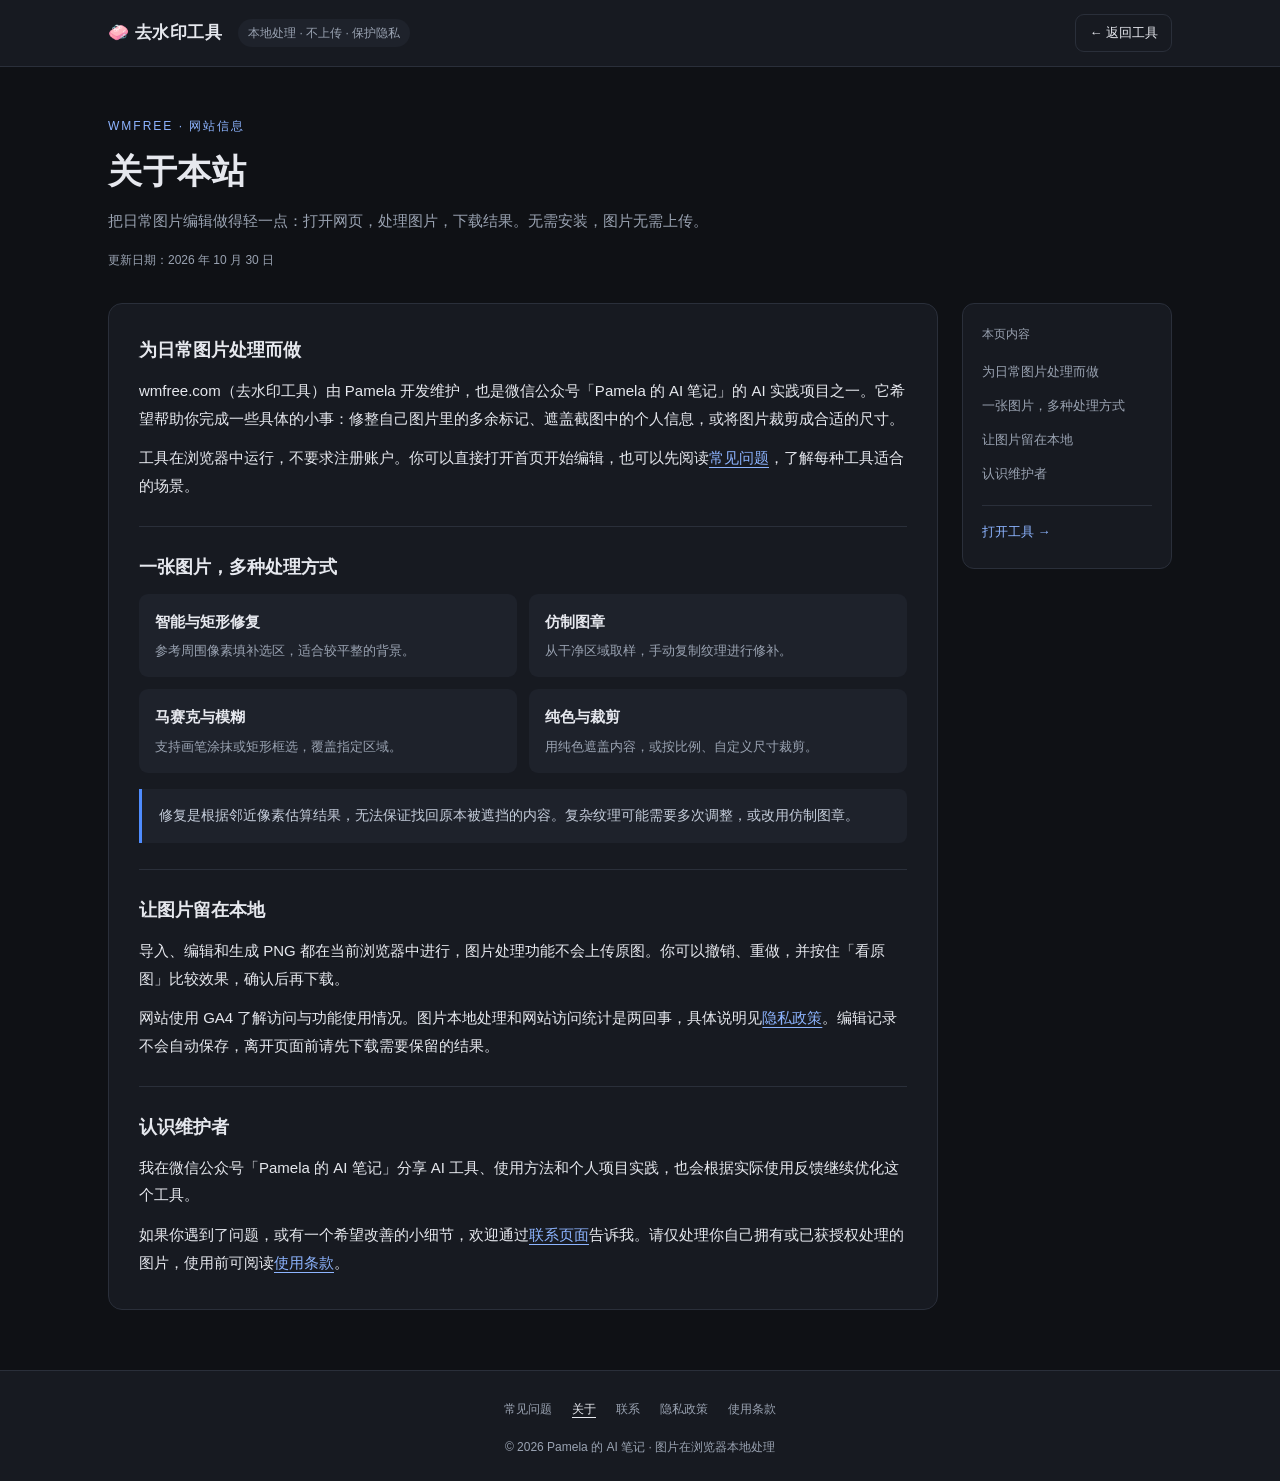
<file: about.html>
<!DOCTYPE html>
<html lang="zh-CN">
<head>
<meta charset="UTF-8">
<meta name="viewport" content="width=device-width, initial-scale=1.0">
<title>关于本站 · 去水印工具 | wmfree.com</title>
<meta name="description" content="wmfree.com 是 Pamela 开发维护的本地图片编辑工具，支持修复、遮盖、仿制和裁剪，让日常图片处理更轻便。">
<link rel="canonical" href="https://wmfree.com/about.html">
<link rel="stylesheet" href="site-pages.css">
<!-- ADSENSE: 通过后把 Google 给的广告代码贴这里 -->
<!-- Google tag (gtag.js) -->
<script async src="https://www.googletagmanager.com/gtag/js?id=G-QK1S0Y1B4C"></script>
<script>
  window.dataLayer = window.dataLayer || [];
  function gtag(){dataLayer.push(arguments);}
  gtag('js', new Date());
  gtag('config', 'G-QK1S0Y1B4C');
</script>
</head>
<body>
<a class="skip-link" href="#main">跳至正文</a>
<header class="site-header">
  <div class="header-inner">
    <a class="brand" href="index.html">🧼 去水印工具</a>
    <span class="tag">本地处理 · 不上传 · 保护隐私</span>
    <a class="home-link" href="index.html">← 返回工具</a>
  </div>
</header>
<main id="main">
  <div class="page-heading">
    <p class="eyebrow">WMFREE · 网站信息</p>
    <h1>关于本站</h1>
    <p class="lede">把日常图片编辑做得轻一点：打开网页，处理图片，下载结果。无需安装，图片无需上传。</p>
    <p class="updated">更新日期：<time datetime="2026-10-30">2026 年 10 月 30 日</time></p>
  </div>
  
  <div class="page-layout">
    <article class="article" aria-label="关于本站正文">
      <section id="story" aria-labelledby="story-title">
        <h2 id="story-title">为日常图片处理而做</h2>
        <p>wmfree.com（去水印工具）由 Pamela 开发维护，也是微信公众号「Pamela 的 AI 笔记」的 AI 实践项目之一。它希望帮助你完成一些具体的小事：修整自己图片里的多余标记、遮盖截图中的个人信息，或将图片裁剪成合适的尺寸。</p><p>工具在浏览器中运行，不要求注册账户。你可以直接打开首页开始编辑，也可以先阅读<a href="faq.html">常见问题</a>，了解每种工具适合的场景。</p>
      </section>
      <section id="features" aria-labelledby="features-title">
        <h2 id="features-title">一张图片，多种处理方式</h2>
        <ul class="feature-list"><li><strong>智能与矩形修复</strong><span>参考周围像素填补选区，适合较平整的背景。</span></li><li><strong>仿制图章</strong><span>从干净区域取样，手动复制纹理进行修补。</span></li><li><strong>马赛克与模糊</strong><span>支持画笔涂抹或矩形框选，覆盖指定区域。</span></li><li><strong>纯色与裁剪</strong><span>用纯色遮盖内容，或按比例、自定义尺寸裁剪。</span></li></ul><p class="note">修复是根据邻近像素估算结果，无法保证找回原本被遮挡的内容。复杂纹理可能需要多次调整，或改用仿制图章。</p>
      </section>
      <section id="local" aria-labelledby="local-title">
        <h2 id="local-title">让图片留在本地</h2>
        <p>导入、编辑和生成 PNG 都在当前浏览器中进行，图片处理功能不会上传原图。你可以撤销、重做，并按住「看原图」比较效果，确认后再下载。</p><p>网站使用 GA4 了解访问与功能使用情况。图片本地处理和网站访问统计是两回事，具体说明见<a href="privacy.html">隐私政策</a>。编辑记录不会自动保存，离开页面前请先下载需要保留的结果。</p>
      </section>
      <section id="creator" aria-labelledby="creator-title">
        <h2 id="creator-title">认识维护者</h2>
        <p>我在微信公众号「Pamela 的 AI 笔记」分享 AI 工具、使用方法和个人项目实践，也会根据实际使用反馈继续优化这个工具。</p><p>如果你遇到了问题，或有一个希望改善的小细节，欢迎通过<a href="contact.html">联系页面</a>告诉我。请仅处理你自己拥有或已获授权处理的图片，使用前可阅读<a href="terms.html">使用条款</a>。</p>
      </section>
    </article>
    <nav class="page-nav" aria-label="本页目录">
      <p>本页内容</p>
      <a href="#story">为日常图片处理而做</a>
      <a href="#features">一张图片，多种处理方式</a>
      <a href="#local">让图片留在本地</a>
      <a href="#creator">认识维护者</a>
      <a class="nav-home" href="index.html">打开工具 →</a>
    </nav>
  </div>
</main>
<footer class="site-footer">
  <nav class="footer-links" aria-label="网站信息">
    <a href="faq.html">常见问题</a>
    <a href="about.html" aria-current="page">关于</a>
    <a href="contact.html">联系</a>
    <a href="privacy.html">隐私政策</a>
    <a href="terms.html">使用条款</a>
  </nav>
  <p>© 2026 Pamela 的 AI 笔记 · 图片在浏览器本地处理</p>
</footer>
</body>
</html>
</file>
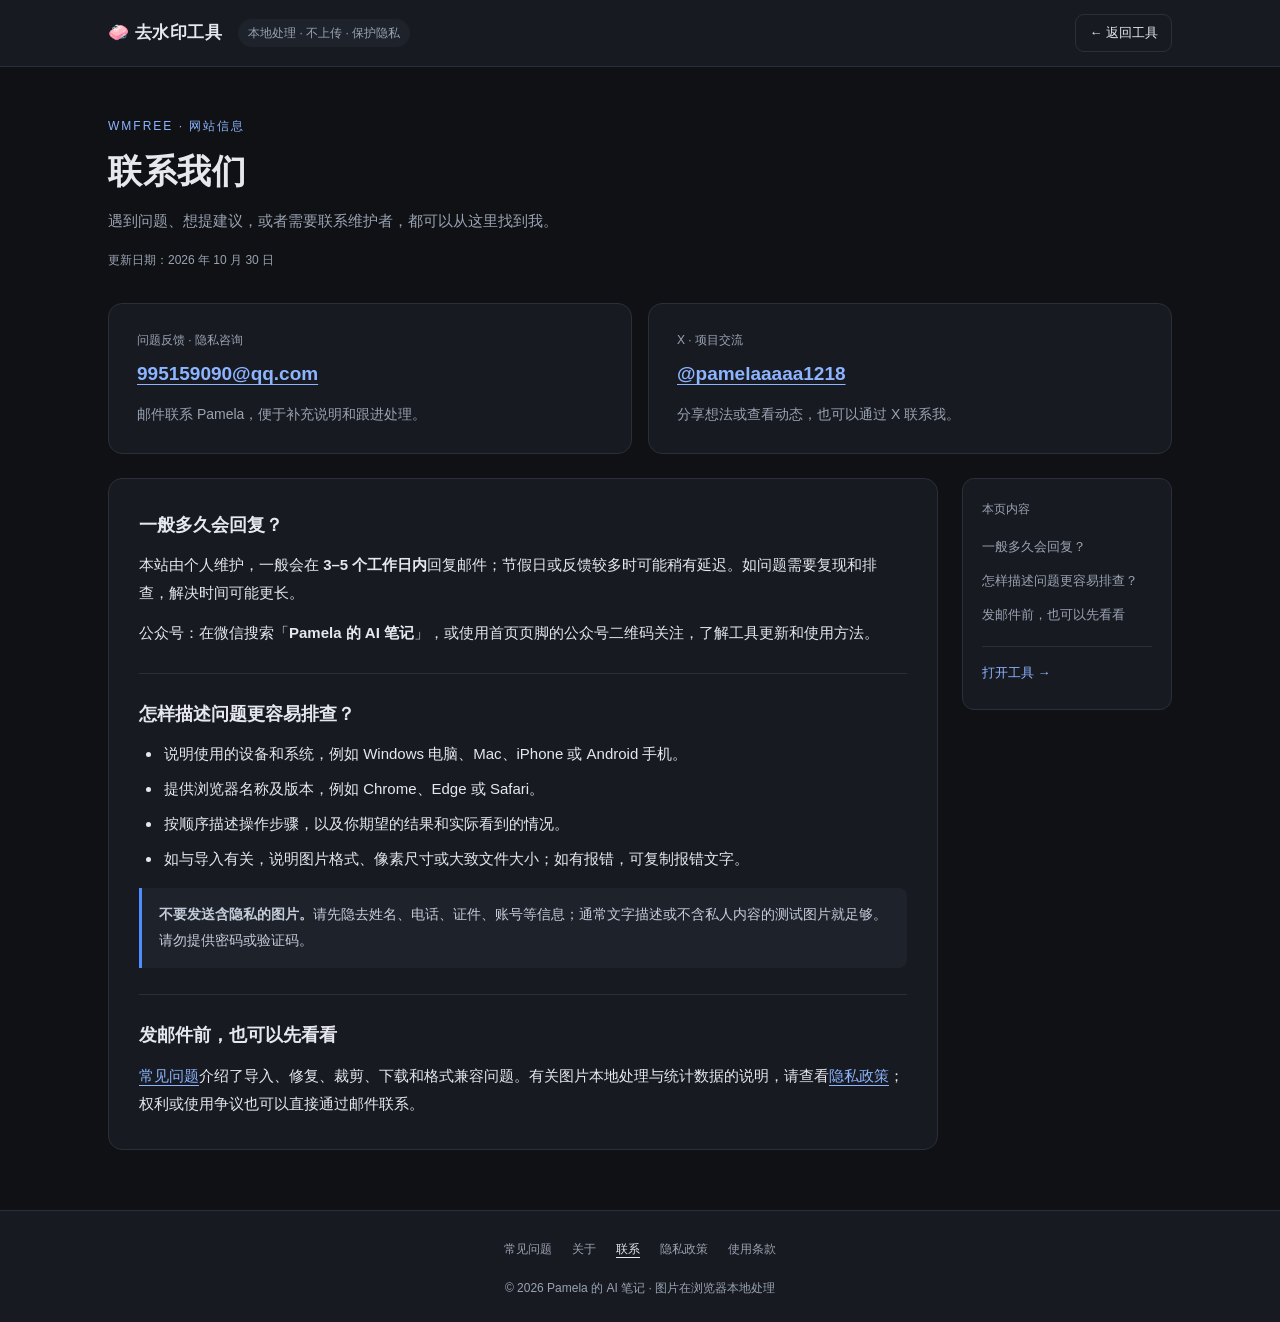
<file: contact.html>
<!DOCTYPE html>
<html lang="zh-CN">
<head>
<meta charset="UTF-8">
<meta name="viewport" content="width=device-width, initial-scale=1.0">
<title>联系我们 · 去水印工具 | wmfree.com</title>
<meta name="description" content="通过 995159090@qq.com 或 X @pamelaaaaa1218 联系 wmfree.com 维护者 Pamela。反馈请说明浏览器和设备，不要发送含隐私的图片。">
<link rel="canonical" href="https://wmfree.com/contact.html">
<link rel="stylesheet" href="site-pages.css">
<!-- ADSENSE: 通过后把 Google 给的广告代码贴这里 -->
<!-- Google tag (gtag.js) -->
<script async src="https://www.googletagmanager.com/gtag/js?id=G-QK1S0Y1B4C"></script>
<script>
  window.dataLayer = window.dataLayer || [];
  function gtag(){dataLayer.push(arguments);}
  gtag('js', new Date());
  gtag('config', 'G-QK1S0Y1B4C');
</script>
</head>
<body>
<a class="skip-link" href="#main">跳至正文</a>
<header class="site-header">
  <div class="header-inner">
    <a class="brand" href="index.html">🧼 去水印工具</a>
    <span class="tag">本地处理 · 不上传 · 保护隐私</span>
    <a class="home-link" href="index.html">← 返回工具</a>
  </div>
</header>
<main id="main">
  <div class="page-heading">
    <p class="eyebrow">WMFREE · 网站信息</p>
    <h1>联系我们</h1>
    <p class="lede">遇到问题、想提建议，或者需要联系维护者，都可以从这里找到我。</p>
    <p class="updated">更新日期：<time datetime="2026-10-30">2026 年 10 月 30 日</time></p>
  </div>
  <div class="contact-grid"><section class="contact-card" aria-labelledby="email-title"><p class="label">问题反馈 · 隐私咨询</p><h2 id="email-title"><a href="mailto:995159090@qq.com">995159090@qq.com</a></h2><p>邮件联系 Pamela，便于补充说明和跟进处理。</p></section><section class="contact-card" aria-labelledby="x-title"><p class="label">X · 项目交流</p><h2 id="x-title"><a href="https://x.com/pamelaaaaa1218" rel="noopener noreferrer">@pamelaaaaa1218</a></h2><p>分享想法或查看动态，也可以通过 X 联系我。</p></section></div>
  <div class="page-layout">
    <article class="article" aria-label="联系我们正文">
      <section id="reply" aria-labelledby="reply-title">
        <h2 id="reply-title">一般多久会回复？</h2>
        <p>本站由个人维护，一般会在 <strong>3–5 个工作日内</strong>回复邮件；节假日或反馈较多时可能稍有延迟。如问题需要复现和排查，解决时间可能更长。</p><p>公众号：在微信搜索「<strong>Pamela 的 AI 笔记</strong>」，或使用首页页脚的公众号二维码关注，了解工具更新和使用方法。</p>
      </section>
      <section id="feedback" aria-labelledby="feedback-title">
        <h2 id="feedback-title">怎样描述问题更容易排查？</h2>
        <ul><li>说明使用的设备和系统，例如 Windows 电脑、Mac、iPhone 或 Android 手机。</li><li>提供浏览器名称及版本，例如 Chrome、Edge 或 Safari。</li><li>按顺序描述操作步骤，以及你期望的结果和实际看到的情况。</li><li>如与导入有关，说明图片格式、像素尺寸或大致文件大小；如有报错，可复制报错文字。</li></ul><p class="note"><strong>不要发送含隐私的图片。</strong>请先隐去姓名、电话、证件、账号等信息；通常文字描述或不含私人内容的测试图片就足够。请勿提供密码或验证码。</p>
      </section>
      <section id="before" aria-labelledby="before-title">
        <h2 id="before-title">发邮件前，也可以先看看</h2>
        <p><a href="faq.html">常见问题</a>介绍了导入、修复、裁剪、下载和格式兼容问题。有关图片本地处理与统计数据的说明，请查看<a href="privacy.html">隐私政策</a>；权利或使用争议也可以直接通过邮件联系。</p>
      </section>
    </article>
    <nav class="page-nav" aria-label="本页目录">
      <p>本页内容</p>
      <a href="#reply">一般多久会回复？</a>
      <a href="#feedback">怎样描述问题更容易排查？</a>
      <a href="#before">发邮件前，也可以先看看</a>
      <a class="nav-home" href="index.html">打开工具 →</a>
    </nav>
  </div>
</main>
<footer class="site-footer">
  <nav class="footer-links" aria-label="网站信息">
    <a href="faq.html">常见问题</a>
    <a href="about.html">关于</a>
    <a href="contact.html" aria-current="page">联系</a>
    <a href="privacy.html">隐私政策</a>
    <a href="terms.html">使用条款</a>
  </nav>
  <p>© 2026 Pamela 的 AI 笔记 · 图片在浏览器本地处理</p>
</footer>
</body>
</html>
</file>
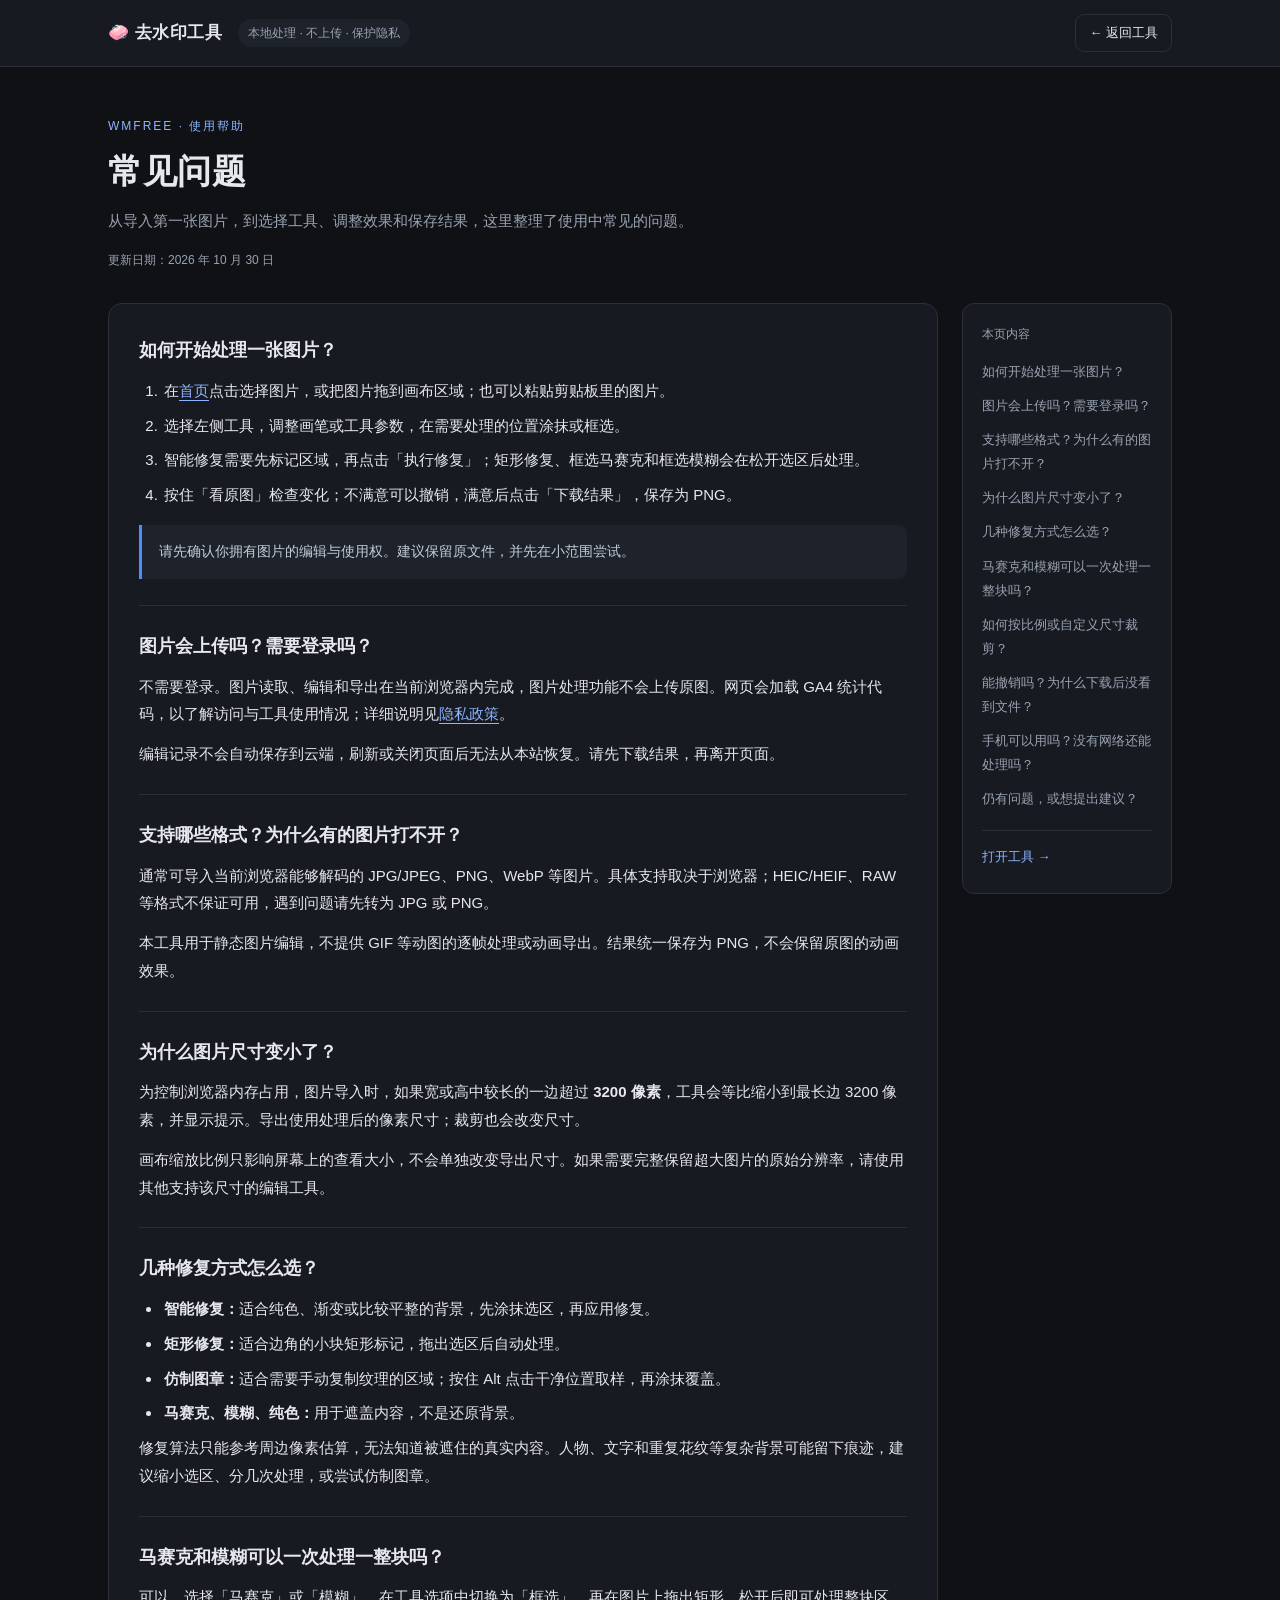
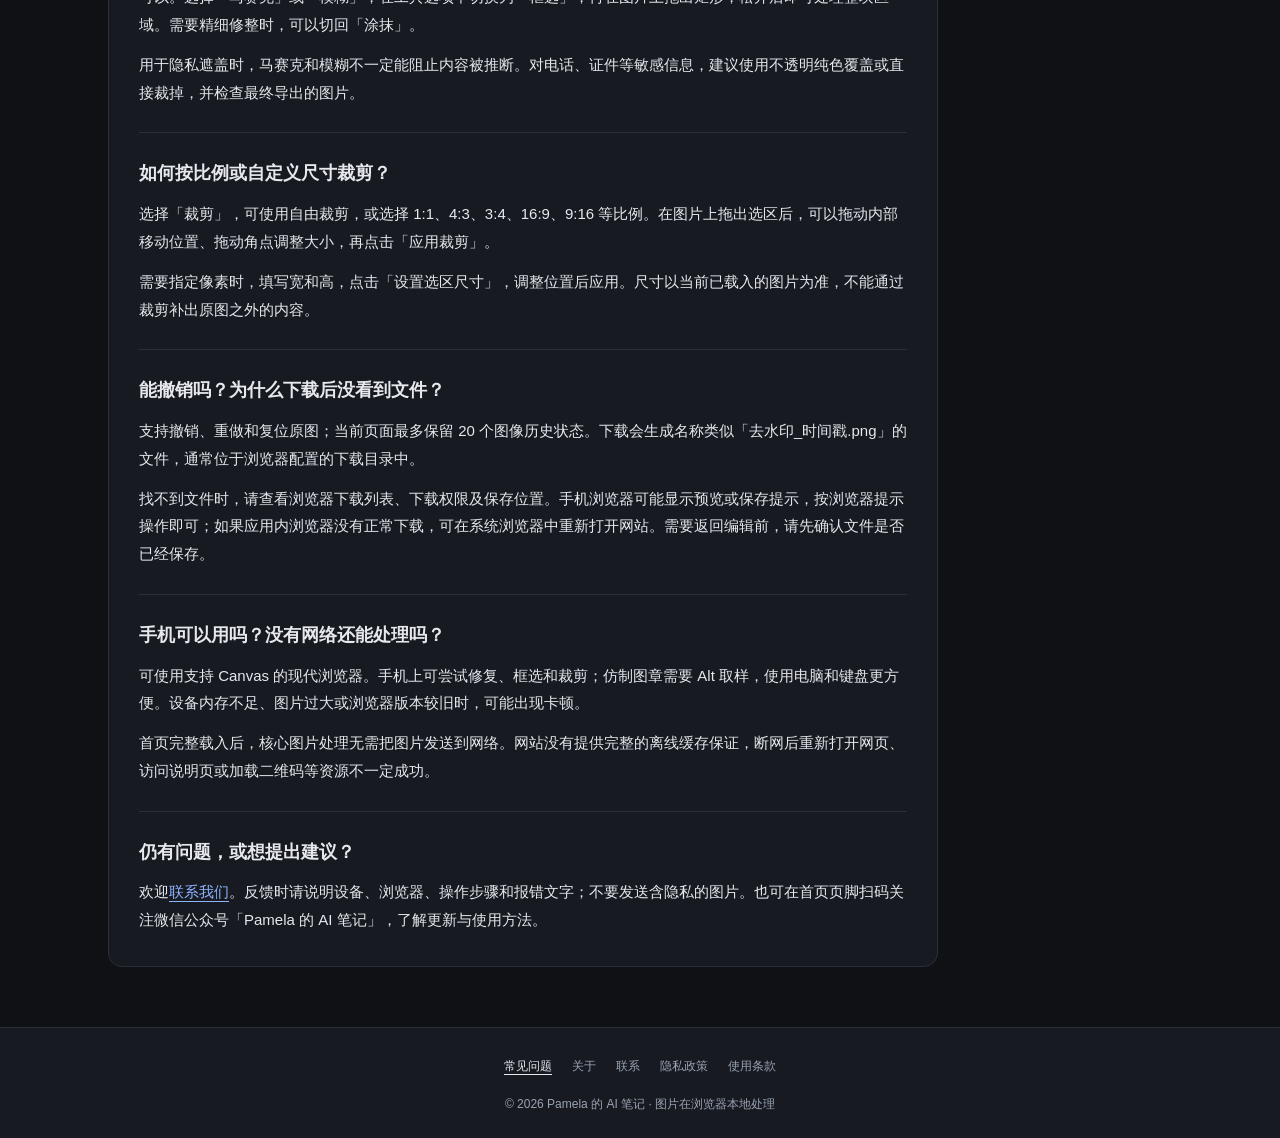
<file: faq.html>
<!DOCTYPE html>
<html lang="zh-CN">
<head>
<meta charset="UTF-8">
<meta name="viewport" content="width=device-width, initial-scale=1.0">
<title>常见问题 · 去水印工具 | wmfree.com</title>
<meta name="description" content="wmfree.com 使用帮助：图片导入、修复和马赛克框选、自定义裁剪、格式兼容、3200 像素缩放、PNG 下载及本地隐私说明。">
<link rel="canonical" href="https://wmfree.com/faq.html">
<link rel="stylesheet" href="site-pages.css">
<!-- ADSENSE: 通过后把 Google 给的广告代码贴这里 -->
<!-- Google tag (gtag.js) -->
<script async src="https://www.googletagmanager.com/gtag/js?id=G-QK1S0Y1B4C"></script>
<script>
  window.dataLayer = window.dataLayer || [];
  function gtag(){dataLayer.push(arguments);}
  gtag('js', new Date());
  gtag('config', 'G-QK1S0Y1B4C');
</script>
</head>
<body>
<a class="skip-link" href="#main">跳至正文</a>
<header class="site-header">
  <div class="header-inner">
    <a class="brand" href="index.html">🧼 去水印工具</a>
    <span class="tag">本地处理 · 不上传 · 保护隐私</span>
    <a class="home-link" href="index.html">← 返回工具</a>
  </div>
</header>
<main id="main">
  <div class="page-heading">
    <p class="eyebrow">WMFREE · 使用帮助</p>
    <h1>常见问题</h1>
    <p class="lede">从导入第一张图片，到选择工具、调整效果和保存结果，这里整理了使用中常见的问题。</p>
    <p class="updated">更新日期：<time datetime="2026-10-30">2026 年 10 月 30 日</time></p>
  </div>
  
  <div class="page-layout">
    <article class="article" aria-label="常见问题正文">
      <section id="start" aria-labelledby="start-title">
        <h2 id="start-title">如何开始处理一张图片？</h2>
        <ol><li>在<a href="index.html">首页</a>点击选择图片，或把图片拖到画布区域；也可以粘贴剪贴板里的图片。</li><li>选择左侧工具，调整画笔或工具参数，在需要处理的位置涂抹或框选。</li><li>智能修复需要先标记区域，再点击「执行修复」；矩形修复、框选马赛克和框选模糊会在松开选区后处理。</li><li>按住「看原图」检查变化；不满意可以撤销，满意后点击「下载结果」，保存为 PNG。</li></ol><p class="note">请先确认你拥有图片的编辑与使用权。建议保留原文件，并先在小范围尝试。</p>
      </section>
      <section id="upload" aria-labelledby="upload-title">
        <h2 id="upload-title">图片会上传吗？需要登录吗？</h2>
        <p>不需要登录。图片读取、编辑和导出在当前浏览器内完成，图片处理功能不会上传原图。网页会加载 GA4 统计代码，以了解访问与工具使用情况；详细说明见<a href="privacy.html">隐私政策</a>。</p><p>编辑记录不会自动保存到云端，刷新或关闭页面后无法从本站恢复。请先下载结果，再离开页面。</p>
      </section>
      <section id="formats" aria-labelledby="formats-title">
        <h2 id="formats-title">支持哪些格式？为什么有的图片打不开？</h2>
        <p>通常可导入当前浏览器能够解码的 JPG/JPEG、PNG、WebP 等图片。具体支持取决于浏览器；HEIC/HEIF、RAW 等格式不保证可用，遇到问题请先转为 JPG 或 PNG。</p><p>本工具用于静态图片编辑，不提供 GIF 等动图的逐帧处理或动画导出。结果统一保存为 PNG，不会保留原图的动画效果。</p>
      </section>
      <section id="size" aria-labelledby="size-title">
        <h2 id="size-title">为什么图片尺寸变小了？</h2>
        <p>为控制浏览器内存占用，图片导入时，如果宽或高中较长的一边超过 <strong>3200 像素</strong>，工具会等比缩小到最长边 3200 像素，并显示提示。导出使用处理后的像素尺寸；裁剪也会改变尺寸。</p><p>画布缩放比例只影响屏幕上的查看大小，不会单独改变导出尺寸。如果需要完整保留超大图片的原始分辨率，请使用其他支持该尺寸的编辑工具。</p>
      </section>
      <section id="tools" aria-labelledby="tools-title">
        <h2 id="tools-title">几种修复方式怎么选？</h2>
        <ul><li><strong>智能修复：</strong>适合纯色、渐变或比较平整的背景，先涂抹选区，再应用修复。</li><li><strong>矩形修复：</strong>适合边角的小块矩形标记，拖出选区后自动处理。</li><li><strong>仿制图章：</strong>适合需要手动复制纹理的区域；按住 Alt 点击干净位置取样，再涂抹覆盖。</li><li><strong>马赛克、模糊、纯色：</strong>用于遮盖内容，不是还原背景。</li></ul><p>修复算法只能参考周边像素估算，无法知道被遮住的真实内容。人物、文字和重复花纹等复杂背景可能留下痕迹，建议缩小选区、分几次处理，或尝试仿制图章。</p>
      </section>
      <section id="rectangle" aria-labelledby="rectangle-title">
        <h2 id="rectangle-title">马赛克和模糊可以一次处理一整块吗？</h2>
        <p>可以。选择「马赛克」或「模糊」，在工具选项中切换为「框选」，再在图片上拖出矩形，松开后即可处理整块区域。需要精细修整时，可以切回「涂抹」。</p><p>用于隐私遮盖时，马赛克和模糊不一定能阻止内容被推断。对电话、证件等敏感信息，建议使用不透明纯色覆盖或直接裁掉，并检查最终导出的图片。</p>
      </section>
      <section id="crop" aria-labelledby="crop-title">
        <h2 id="crop-title">如何按比例或自定义尺寸裁剪？</h2>
        <p>选择「裁剪」，可使用自由裁剪，或选择 1:1、4:3、3:4、16:9、9:16 等比例。在图片上拖出选区后，可以拖动内部移动位置、拖动角点调整大小，再点击「应用裁剪」。</p><p>需要指定像素时，填写宽和高，点击「设置选区尺寸」，调整位置后应用。尺寸以当前已载入的图片为准，不能通过裁剪补出原图之外的内容。</p>
      </section>
      <section id="save" aria-labelledby="save-title">
        <h2 id="save-title">能撤销吗？为什么下载后没看到文件？</h2>
        <p>支持撤销、重做和复位原图；当前页面最多保留 20 个图像历史状态。下载会生成名称类似「去水印_时间戳.png」的文件，通常位于浏览器配置的下载目录中。</p><p>找不到文件时，请查看浏览器下载列表、下载权限及保存位置。手机浏览器可能显示预览或保存提示，按浏览器提示操作即可；如果应用内浏览器没有正常下载，可在系统浏览器中重新打开网站。需要返回编辑前，请先确认文件是否已经保存。</p>
      </section>
      <section id="browser" aria-labelledby="browser-title">
        <h2 id="browser-title">手机可以用吗？没有网络还能处理吗？</h2>
        <p>可使用支持 Canvas 的现代浏览器。手机上可尝试修复、框选和裁剪；仿制图章需要 Alt 取样，使用电脑和键盘更方便。设备内存不足、图片过大或浏览器版本较旧时，可能出现卡顿。</p><p>首页完整载入后，核心图片处理无需把图片发送到网络。网站没有提供完整的离线缓存保证，断网后重新打开网页、访问说明页或加载二维码等资源不一定成功。</p>
      </section>
      <section id="more" aria-labelledby="more-title">
        <h2 id="more-title">仍有问题，或想提出建议？</h2>
        <p>欢迎<a href="contact.html">联系我们</a>。反馈时请说明设备、浏览器、操作步骤和报错文字；不要发送含隐私的图片。也可在首页页脚扫码关注微信公众号「Pamela 的 AI 笔记」，了解更新与使用方法。</p>
      </section>
    </article>
    <nav class="page-nav" aria-label="本页目录">
      <p>本页内容</p>
      <a href="#start">如何开始处理一张图片？</a>
      <a href="#upload">图片会上传吗？需要登录吗？</a>
      <a href="#formats">支持哪些格式？为什么有的图片打不开？</a>
      <a href="#size">为什么图片尺寸变小了？</a>
      <a href="#tools">几种修复方式怎么选？</a>
      <a href="#rectangle">马赛克和模糊可以一次处理一整块吗？</a>
      <a href="#crop">如何按比例或自定义尺寸裁剪？</a>
      <a href="#save">能撤销吗？为什么下载后没看到文件？</a>
      <a href="#browser">手机可以用吗？没有网络还能处理吗？</a>
      <a href="#more">仍有问题，或想提出建议？</a>
      <a class="nav-home" href="index.html">打开工具 →</a>
    </nav>
  </div>
</main>
<footer class="site-footer">
  <nav class="footer-links" aria-label="网站信息">
    <a href="faq.html" aria-current="page">常见问题</a>
    <a href="about.html">关于</a>
    <a href="contact.html">联系</a>
    <a href="privacy.html">隐私政策</a>
    <a href="terms.html">使用条款</a>
  </nav>
  <p>© 2026 Pamela 的 AI 笔记 · 图片在浏览器本地处理</p>
</footer>
</body>
</html>
</file>
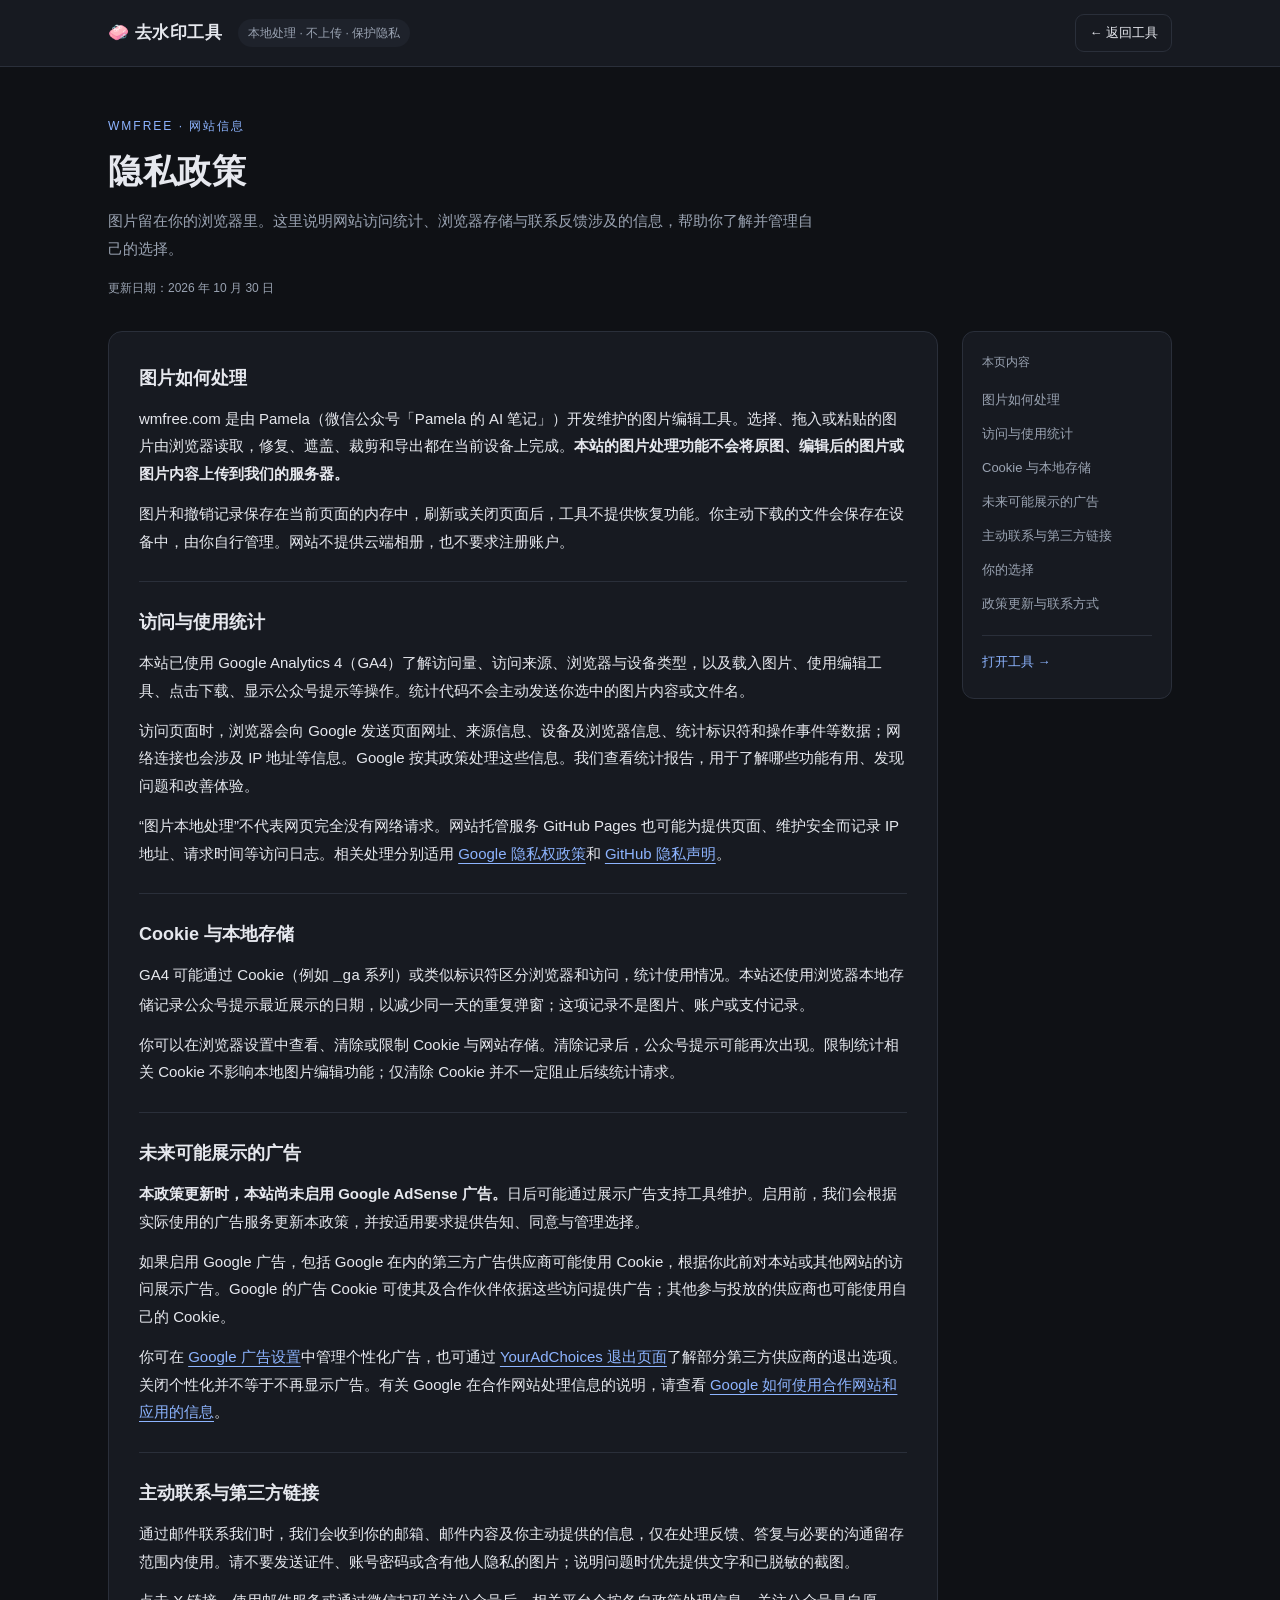
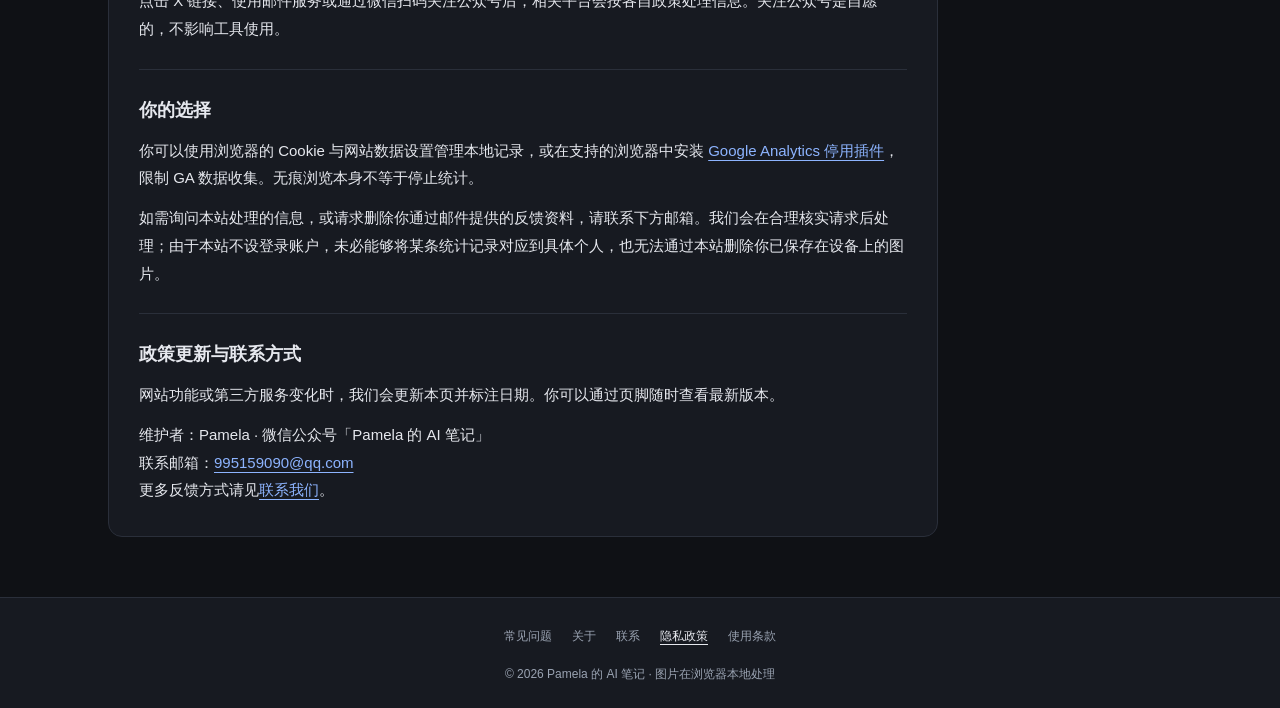
<file: privacy.html>
<!DOCTYPE html>
<html lang="zh-CN">
<head>
<meta charset="UTF-8">
<meta name="viewport" content="width=device-width, initial-scale=1.0">
<title>隐私政策 · 去水印工具 | wmfree.com</title>
<meta name="description" content="了解 wmfree.com 如何在本地处理图片，以及 Google Analytics、Cookie、本地存储、未来广告和联系反馈涉及的数据。">
<link rel="canonical" href="https://wmfree.com/privacy.html">
<link rel="stylesheet" href="site-pages.css">
<!-- ADSENSE: 通过后把 Google 给的广告代码贴这里 -->
<!-- Google tag (gtag.js) -->
<script async src="https://www.googletagmanager.com/gtag/js?id=G-QK1S0Y1B4C"></script>
<script>
  window.dataLayer = window.dataLayer || [];
  function gtag(){dataLayer.push(arguments);}
  gtag('js', new Date());
  gtag('config', 'G-QK1S0Y1B4C');
</script>
</head>
<body>
<a class="skip-link" href="#main">跳至正文</a>
<header class="site-header">
  <div class="header-inner">
    <a class="brand" href="index.html">🧼 去水印工具</a>
    <span class="tag">本地处理 · 不上传 · 保护隐私</span>
    <a class="home-link" href="index.html">← 返回工具</a>
  </div>
</header>
<main id="main">
  <div class="page-heading">
    <p class="eyebrow">WMFREE · 网站信息</p>
    <h1>隐私政策</h1>
    <p class="lede">图片留在你的浏览器里。这里说明网站访问统计、浏览器存储与联系反馈涉及的信息，帮助你了解并管理自己的选择。</p>
    <p class="updated">更新日期：<time datetime="2026-10-30">2026 年 10 月 30 日</time></p>
  </div>
  
  <div class="page-layout">
    <article class="article" aria-label="隐私政策正文">
      <section id="local" aria-labelledby="local-title">
        <h2 id="local-title">图片如何处理</h2>
        <p>wmfree.com 是由 Pamela（微信公众号「Pamela 的 AI 笔记」）开发维护的图片编辑工具。选择、拖入或粘贴的图片由浏览器读取，修复、遮盖、裁剪和导出都在当前设备上完成。<strong>本站的图片处理功能不会将原图、编辑后的图片或图片内容上传到我们的服务器。</strong></p><p>图片和撤销记录保存在当前页面的内存中，刷新或关闭页面后，工具不提供恢复功能。你主动下载的文件会保存在设备中，由你自行管理。网站不提供云端相册，也不要求注册账户。</p>
      </section>
      <section id="analytics" aria-labelledby="analytics-title">
        <h2 id="analytics-title">访问与使用统计</h2>
        <p>本站已使用 Google Analytics 4（GA4）了解访问量、访问来源、浏览器与设备类型，以及载入图片、使用编辑工具、点击下载、显示公众号提示等操作。统计代码不会主动发送你选中的图片内容或文件名。</p><p>访问页面时，浏览器会向 Google 发送页面网址、来源信息、设备及浏览器信息、统计标识符和操作事件等数据；网络连接也会涉及 IP 地址等信息。Google 按其政策处理这些信息。我们查看统计报告，用于了解哪些功能有用、发现问题和改善体验。</p><p>“图片本地处理”不代表网页完全没有网络请求。网站托管服务 GitHub Pages 也可能为提供页面、维护安全而记录 IP 地址、请求时间等访问日志。相关处理分别适用 <a href="https://policies.google.com/privacy?hl=zh-CN">Google 隐私权政策</a>和 <a href="https://docs.github.com/en/site-policy/privacy-policies/github-general-privacy-statement">GitHub 隐私声明</a>。</p>
      </section>
      <section id="storage" aria-labelledby="storage-title">
        <h2 id="storage-title">Cookie 与本地存储</h2>
        <p>GA4 可能通过 Cookie（例如 <code>_ga</code> 系列）或类似标识符区分浏览器和访问，统计使用情况。本站还使用浏览器本地存储记录公众号提示最近展示的日期，以减少同一天的重复弹窗；这项记录不是图片、账户或支付记录。</p><p>你可以在浏览器设置中查看、清除或限制 Cookie 与网站存储。清除记录后，公众号提示可能再次出现。限制统计相关 Cookie 不影响本地图片编辑功能；仅清除 Cookie 并不一定阻止后续统计请求。</p>
      </section>
      <section id="ads" aria-labelledby="ads-title">
        <h2 id="ads-title">未来可能展示的广告</h2>
        <p><strong>本政策更新时，本站尚未启用 Google AdSense 广告。</strong>日后可能通过展示广告支持工具维护。启用前，我们会根据实际使用的广告服务更新本政策，并按适用要求提供告知、同意与管理选择。</p><p>如果启用 Google 广告，包括 Google 在内的第三方广告供应商可能使用 Cookie，根据你此前对本站或其他网站的访问展示广告。Google 的广告 Cookie 可使其及合作伙伴依据这些访问提供广告；其他参与投放的供应商也可能使用自己的 Cookie。</p><p>你可在 <a href="https://adssettings.google.com/">Google 广告设置</a>中管理个性化广告，也可通过 <a href="https://optout.aboutads.info/">YourAdChoices 退出页面</a>了解部分第三方供应商的退出选项。关闭个性化并不等于不再显示广告。有关 Google 在合作网站处理信息的说明，请查看 <a href="https://policies.google.com/technologies/partner-sites?hl=zh-CN">Google 如何使用合作网站和应用的信息</a>。</p>
      </section>
      <section id="contact-data" aria-labelledby="contact-data-title">
        <h2 id="contact-data-title">主动联系与第三方链接</h2>
        <p>通过邮件联系我们时，我们会收到你的邮箱、邮件内容及你主动提供的信息，仅在处理反馈、答复与必要的沟通留存范围内使用。请不要发送证件、账号密码或含有他人隐私的图片；说明问题时优先提供文字和已脱敏的截图。</p><p>点击 X 链接、使用邮件服务或通过微信扫码关注公众号后，相关平台会按各自政策处理信息。关注公众号是自愿的，不影响工具使用。</p>
      </section>
      <section id="choices" aria-labelledby="choices-title">
        <h2 id="choices-title">你的选择</h2>
        <p>你可以使用浏览器的 Cookie 与网站数据设置管理本地记录，或在支持的浏览器中安装 <a href="https://tools.google.com/dlpage/gaoptout?hl=zh-CN">Google Analytics 停用插件</a>，限制 GA 数据收集。无痕浏览本身不等于停止统计。</p><p>如需询问本站处理的信息，或请求删除你通过邮件提供的反馈资料，请联系下方邮箱。我们会在合理核实请求后处理；由于本站不设登录账户，未必能够将某条统计记录对应到具体个人，也无法通过本站删除你已保存在设备上的图片。</p>
      </section>
      <section id="updates" aria-labelledby="updates-title">
        <h2 id="updates-title">政策更新与联系方式</h2>
        <p>网站功能或第三方服务变化时，我们会更新本页并标注日期。你可以通过页脚随时查看最新版本。</p><p>维护者：Pamela · 微信公众号「Pamela 的 AI 笔记」<br>联系邮箱：<a href="mailto:995159090@qq.com">995159090@qq.com</a><br>更多反馈方式请见<a href="contact.html">联系我们</a>。</p>
      </section>
    </article>
    <nav class="page-nav" aria-label="本页目录">
      <p>本页内容</p>
      <a href="#local">图片如何处理</a>
      <a href="#analytics">访问与使用统计</a>
      <a href="#storage">Cookie 与本地存储</a>
      <a href="#ads">未来可能展示的广告</a>
      <a href="#contact-data">主动联系与第三方链接</a>
      <a href="#choices">你的选择</a>
      <a href="#updates">政策更新与联系方式</a>
      <a class="nav-home" href="index.html">打开工具 →</a>
    </nav>
  </div>
</main>
<footer class="site-footer">
  <nav class="footer-links" aria-label="网站信息">
    <a href="faq.html">常见问题</a>
    <a href="about.html">关于</a>
    <a href="contact.html">联系</a>
    <a href="privacy.html" aria-current="page">隐私政策</a>
    <a href="terms.html">使用条款</a>
  </nav>
  <p>© 2026 Pamela 的 AI 笔记 · 图片在浏览器本地处理</p>
</footer>
</body>
</html>
</file>
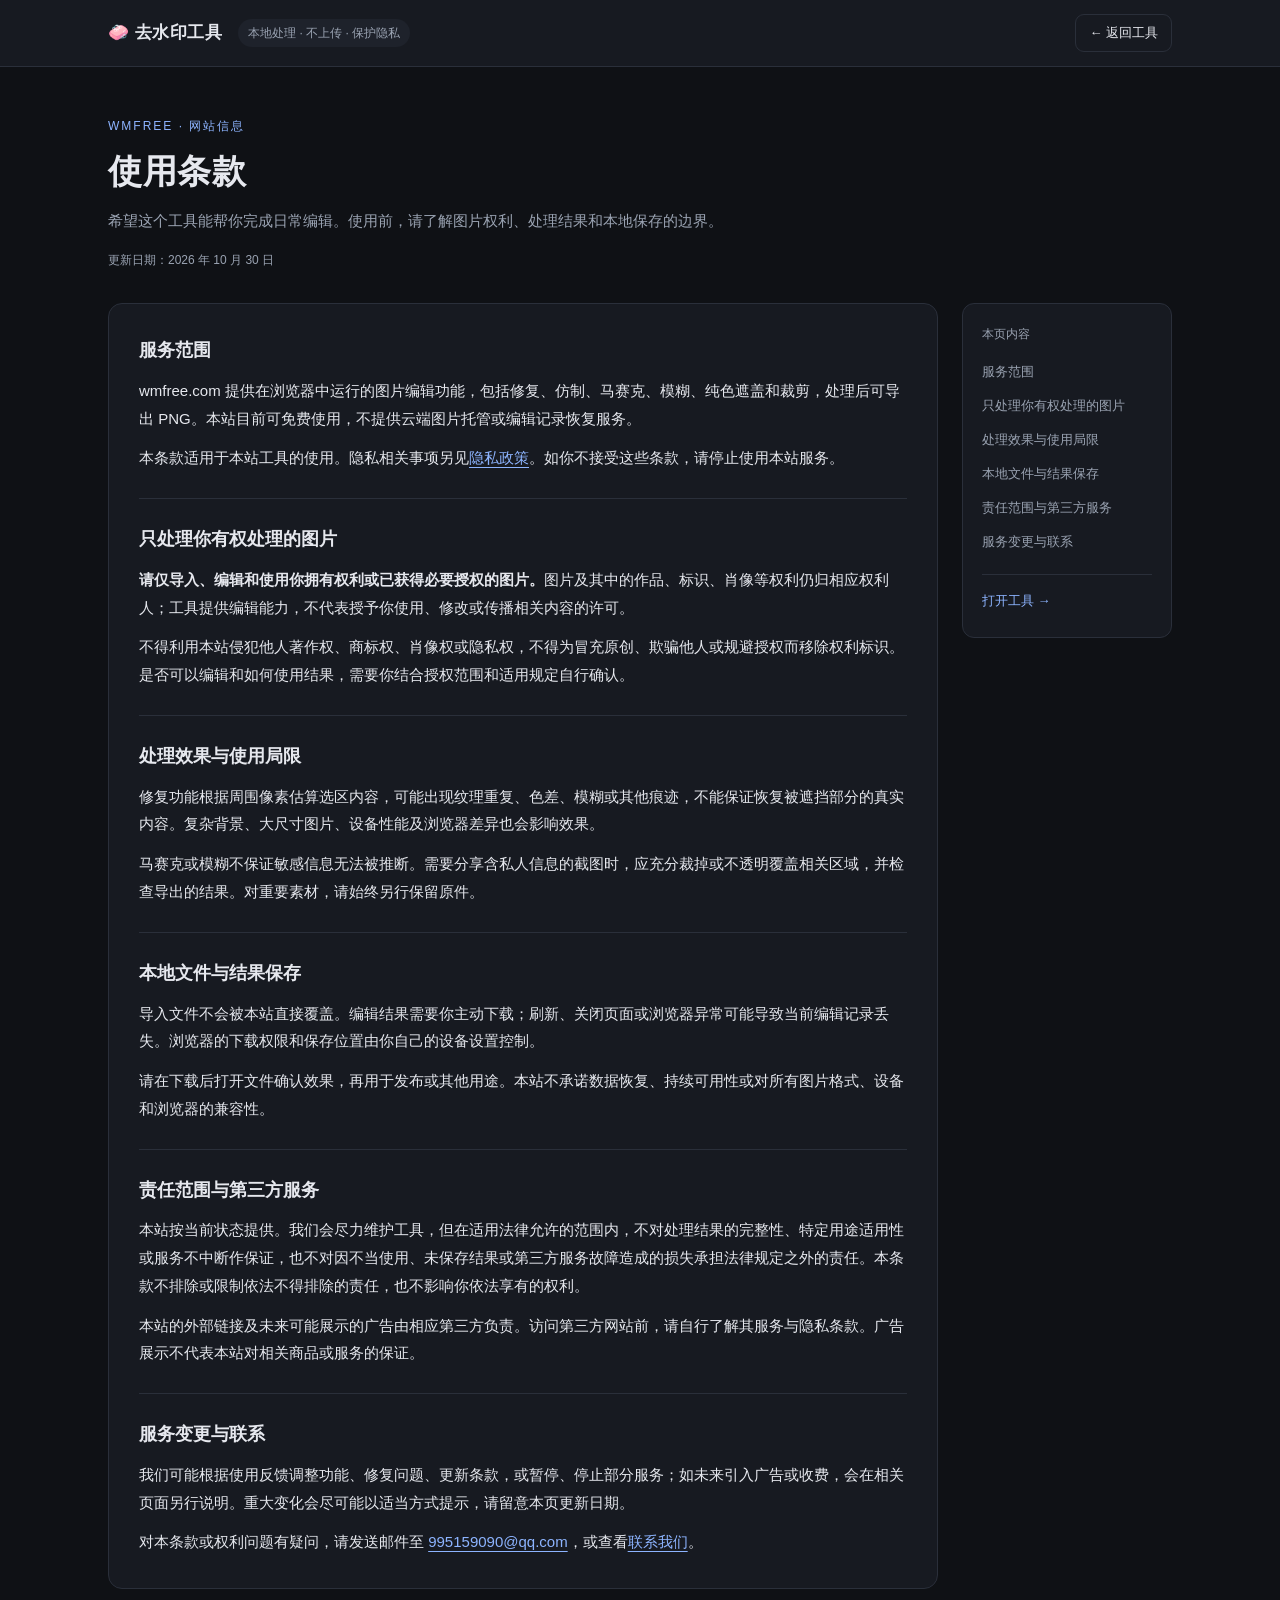
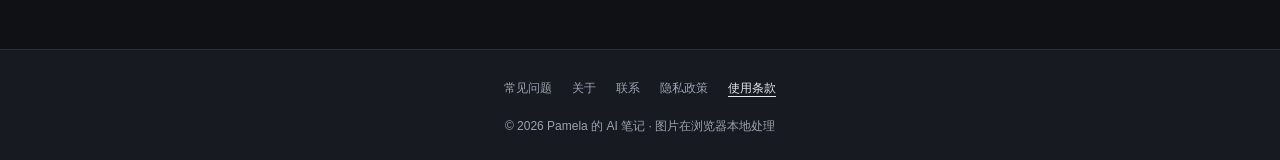
<file: terms.html>
<!DOCTYPE html>
<html lang="zh-CN">
<head>
<meta charset="UTF-8">
<meta name="viewport" content="width=device-width, initial-scale=1.0">
<title>使用条款 · 去水印工具 | wmfree.com</title>
<meta name="description" content="使用 wmfree.com 前，请了解图片授权、工具局限、本地保存、责任范围及服务变更等事项。">
<link rel="canonical" href="https://wmfree.com/terms.html">
<link rel="stylesheet" href="site-pages.css">
<!-- ADSENSE: 通过后把 Google 给的广告代码贴这里 -->
<!-- Google tag (gtag.js) -->
<script async src="https://www.googletagmanager.com/gtag/js?id=G-QK1S0Y1B4C"></script>
<script>
  window.dataLayer = window.dataLayer || [];
  function gtag(){dataLayer.push(arguments);}
  gtag('js', new Date());
  gtag('config', 'G-QK1S0Y1B4C');
</script>
</head>
<body>
<a class="skip-link" href="#main">跳至正文</a>
<header class="site-header">
  <div class="header-inner">
    <a class="brand" href="index.html">🧼 去水印工具</a>
    <span class="tag">本地处理 · 不上传 · 保护隐私</span>
    <a class="home-link" href="index.html">← 返回工具</a>
  </div>
</header>
<main id="main">
  <div class="page-heading">
    <p class="eyebrow">WMFREE · 网站信息</p>
    <h1>使用条款</h1>
    <p class="lede">希望这个工具能帮你完成日常编辑。使用前，请了解图片权利、处理结果和本地保存的边界。</p>
    <p class="updated">更新日期：<time datetime="2026-10-30">2026 年 10 月 30 日</time></p>
  </div>
  
  <div class="page-layout">
    <article class="article" aria-label="使用条款正文">
      <section id="scope" aria-labelledby="scope-title">
        <h2 id="scope-title">服务范围</h2>
        <p>wmfree.com 提供在浏览器中运行的图片编辑功能，包括修复、仿制、马赛克、模糊、纯色遮盖和裁剪，处理后可导出 PNG。本站目前可免费使用，不提供云端图片托管或编辑记录恢复服务。</p><p>本条款适用于本站工具的使用。隐私相关事项另见<a href="privacy.html">隐私政策</a>。如你不接受这些条款，请停止使用本站服务。</p>
      </section>
      <section id="rights" aria-labelledby="rights-title">
        <h2 id="rights-title">只处理你有权处理的图片</h2>
        <p><strong>请仅导入、编辑和使用你拥有权利或已获得必要授权的图片。</strong>图片及其中的作品、标识、肖像等权利仍归相应权利人；工具提供编辑能力，不代表授予你使用、修改或传播相关内容的许可。</p><p>不得利用本站侵犯他人著作权、商标权、肖像权或隐私权，不得为冒充原创、欺骗他人或规避授权而移除权利标识。是否可以编辑和如何使用结果，需要你结合授权范围和适用规定自行确认。</p>
      </section>
      <section id="limits" aria-labelledby="limits-title">
        <h2 id="limits-title">处理效果与使用局限</h2>
        <p>修复功能根据周围像素估算选区内容，可能出现纹理重复、色差、模糊或其他痕迹，不能保证恢复被遮挡部分的真实内容。复杂背景、大尺寸图片、设备性能及浏览器差异也会影响效果。</p><p>马赛克或模糊不保证敏感信息无法被推断。需要分享含私人信息的截图时，应充分裁掉或不透明覆盖相关区域，并检查导出的结果。对重要素材，请始终另行保留原件。</p>
      </section>
      <section id="saving" aria-labelledby="saving-title">
        <h2 id="saving-title">本地文件与结果保存</h2>
        <p>导入文件不会被本站直接覆盖。编辑结果需要你主动下载；刷新、关闭页面或浏览器异常可能导致当前编辑记录丢失。浏览器的下载权限和保存位置由你自己的设备设置控制。</p><p>请在下载后打开文件确认效果，再用于发布或其他用途。本站不承诺数据恢复、持续可用性或对所有图片格式、设备和浏览器的兼容性。</p>
      </section>
      <section id="responsibility" aria-labelledby="responsibility-title">
        <h2 id="responsibility-title">责任范围与第三方服务</h2>
        <p>本站按当前状态提供。我们会尽力维护工具，但在适用法律允许的范围内，不对处理结果的完整性、特定用途适用性或服务不中断作保证，也不对因不当使用、未保存结果或第三方服务故障造成的损失承担法律规定之外的责任。本条款不排除或限制依法不得排除的责任，也不影响你依法享有的权利。</p><p>本站的外部链接及未来可能展示的广告由相应第三方负责。访问第三方网站前，请自行了解其服务与隐私条款。广告展示不代表本站对相关商品或服务的保证。</p>
      </section>
      <section id="changes" aria-labelledby="changes-title">
        <h2 id="changes-title">服务变更与联系</h2>
        <p>我们可能根据使用反馈调整功能、修复问题、更新条款，或暂停、停止部分服务；如未来引入广告或收费，会在相关页面另行说明。重大变化会尽可能以适当方式提示，请留意本页更新日期。</p><p>对本条款或权利问题有疑问，请发送邮件至 <a href="mailto:995159090@qq.com">995159090@qq.com</a>，或查看<a href="contact.html">联系我们</a>。</p>
      </section>
    </article>
    <nav class="page-nav" aria-label="本页目录">
      <p>本页内容</p>
      <a href="#scope">服务范围</a>
      <a href="#rights">只处理你有权处理的图片</a>
      <a href="#limits">处理效果与使用局限</a>
      <a href="#saving">本地文件与结果保存</a>
      <a href="#responsibility">责任范围与第三方服务</a>
      <a href="#changes">服务变更与联系</a>
      <a class="nav-home" href="index.html">打开工具 →</a>
    </nav>
  </div>
</main>
<footer class="site-footer">
  <nav class="footer-links" aria-label="网站信息">
    <a href="faq.html">常见问题</a>
    <a href="about.html">关于</a>
    <a href="contact.html">联系</a>
    <a href="privacy.html">隐私政策</a>
    <a href="terms.html" aria-current="page">使用条款</a>
  </nav>
  <p>© 2026 Pamela 的 AI 笔记 · 图片在浏览器本地处理</p>
</footer>
</body>
</html>
</file>
<file: site-pages.css>
:root{
  color-scheme:dark;
  --bg:#0f1115; --panel:#171a21; --panel-2:#1e222b; --border:#2a2f3a;
  --text:#e6e8ee; --muted:#9aa3b2; --accent:#4f8cff;
}
*{box-sizing:border-box;}
html{scroll-padding-top:24px;}
body{margin:0; min-height:100vh; display:flex; flex-direction:column; background:var(--bg); color:var(--text); font-family:-apple-system,BlinkMacSystemFont,"Segoe UI","PingFang SC","Microsoft YaHei",sans-serif; font-size:15px; line-height:1.85;}
a{color:#8db4ff; text-underline-offset:4px;}
a:hover{color:#bed4ff;}
a:focus-visible{outline:2px solid var(--accent); outline-offset:4px; border-radius:3px;}
.skip-link{position:absolute; top:-80px; left:16px; z-index:10; background:var(--panel); padding:8px 16px;}
.skip-link:focus{top:12px;}
.site-header{background:var(--panel); border-bottom:1px solid var(--border);}
.header-inner{max-width:1120px; margin:auto; padding:14px 28px; display:flex; align-items:center; gap:16px;}
.brand{color:var(--text); text-decoration:none; font-size:17px; font-weight:600; letter-spacing:.5px; white-space:nowrap;}
.tag{color:var(--muted); background:var(--panel-2); padding:3px 10px; border-radius:999px; font-size:12px;}
.home-link{margin-left:auto; padding:6px 13px; color:var(--text); border:1px solid var(--border); border-radius:9px; text-decoration:none; font-size:13px; white-space:nowrap;}
.home-link:hover{border-color:var(--accent);}
main{width:100%; max-width:1120px; margin:0 auto; padding:48px 28px 60px; flex:1;}
.page-heading{margin-bottom:32px; max-width:800px;}
.eyebrow{margin:0 0 12px; color:#8db4ff; font-size:12px; letter-spacing:2px;}
h1{margin:0 0 12px; font-size:34px; line-height:1.35; letter-spacing:.5px;}
.lede{margin:0; color:var(--muted); font-size:15px; max-width:710px;}
.updated{margin:14px 0 0; font-size:12px; color:var(--muted);}
.page-layout{display:grid; grid-template-columns:minmax(0,1fr) 210px; gap:24px; align-items:start;}
.article{min-width:0; padding:6px 30px; background:var(--panel); border:1px solid var(--border); border-radius:14px;}
.article section{padding:26px 0;}
.article section+section{border-top:1px solid var(--border);}
h2{margin:0 0 12px; font-size:18px; line-height:1.6;}
h3{font-size:15px; margin:20px 0 8px;}
p{margin:0 0 12px;}
p:last-child{margin-bottom:0;}
ul,ol{padding-left:23px; margin:12px 0 0;}
li{margin:7px 0; padding-left:2px;}
strong{font-weight:600;}
.note{margin:16px 0 0; padding:14px 17px; background:var(--panel-2); border-left:3px solid var(--accent); border-radius:0 8px 8px 0; color:#c4ccda; font-size:14px;}
.page-nav{position:sticky; top:24px; padding:19px; border:1px solid var(--border); border-radius:12px; background:var(--panel);}
.page-nav p{color:var(--muted); font-size:12px; margin:0 0 10px;}
.page-nav a{display:block; color:var(--muted); padding:5px 0; text-decoration:none; font-size:13px;}
.page-nav a:hover{color:var(--text);}
.page-nav .nav-home{margin-top:14px; padding-top:14px; border-top:1px solid var(--border); color:#8db4ff;}
.contact-grid{display:grid; grid-template-columns:repeat(2,minmax(0,1fr)); gap:16px; margin-bottom:24px;}
.contact-card{padding:25px 28px; border:1px solid var(--border); border-radius:14px; background:var(--panel);}
.contact-card .label{font-size:12px; color:var(--muted); margin-bottom:8px;}
.contact-card h2{font-size:19px; overflow-wrap:anywhere;}
.contact-card p{font-size:14px; color:var(--muted);}
.feature-list{display:grid; grid-template-columns:1fr 1fr; gap:12px; list-style:none; padding:0;}
.feature-list li{padding:14px 16px; margin:0; background:var(--panel-2); border-radius:9px;}
.feature-list strong{display:block; margin-bottom:4px;}
.feature-list span{display:block; color:var(--muted); font-size:13px;}
.site-footer{border-top:1px solid var(--border); background:var(--panel); padding:23px 24px; text-align:center; color:var(--muted); font-size:12px;}
.footer-links{display:flex; flex-wrap:wrap; justify-content:center; gap:4px 20px; margin-bottom:12px;}
.footer-links a{color:var(--muted); text-decoration:none; padding:4px 0;}
.footer-links a:hover,.footer-links a[aria-current="page"]{color:var(--text);}
.footer-links a[aria-current="page"]{text-decoration:underline;}
.site-footer p{margin:0;}
@media(max-width:760px){
  .header-inner{padding:12px 18px; gap:10px;}
  .tag{display:none;}
  main{padding:32px 18px 40px;}
  h1{font-size:28px;}
  .page-heading{margin-bottom:24px;}
  .page-layout{grid-template-columns:1fr;}
  .page-nav{position:static; grid-row:1; padding:15px 18px;}
  .page-nav a{display:inline-block; margin-right:14px;}
  .page-nav .nav-home{display:none;}
  .article{padding:0 20px;}
  .article section{padding:23px 0;}
  .contact-grid{grid-template-columns:1fr;}
  .contact-card{padding:21px;}
}
@media(max-width:420px){
  body{font-size:14px;}
  .brand{font-size:15px;}
  .home-link{font-size:12px; padding:6px 10px;}
  .feature-list{grid-template-columns:1fr;}
  .footer-links{gap:4px 16px;}
}
</file>
